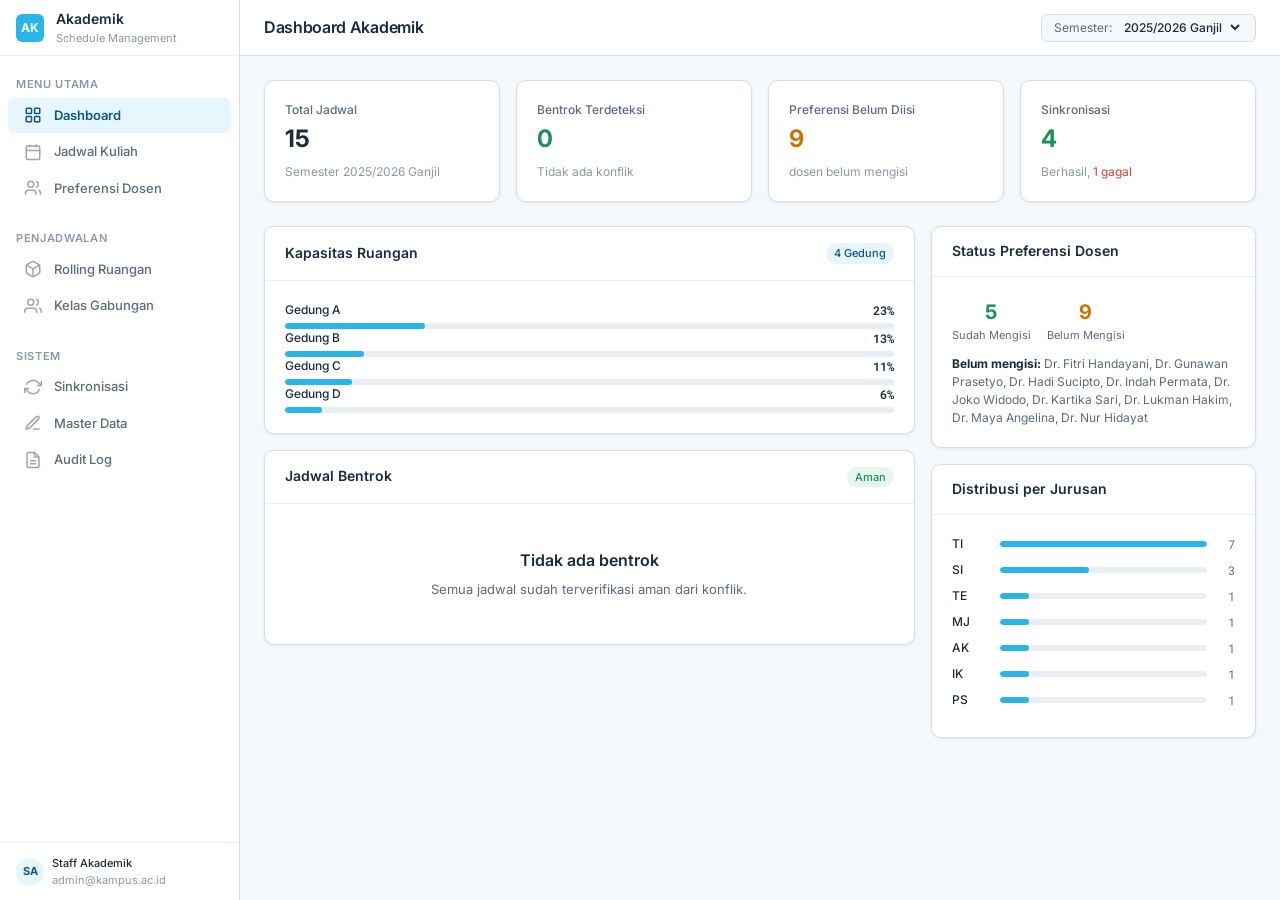
<file: prototype/index.html>
<!DOCTYPE html>
<html lang="id">
<head>
  <meta charset="UTF-8">
  <meta name="viewport" content="width=device-width, initial-scale=1.0">
  <title>Sistem Manajemen Jadwal Akademik</title>

  <!-- Fonts -->
  <link rel="preconnect" href="https://fonts.googleapis.com">
  <link rel="preconnect" href="https://fonts.gstatic.com" crossorigin>
  <link href="https://fonts.googleapis.com/css2?family=Inter:wght@400;500;600;700&family=Roboto+Mono:wght@400;500&display=swap" rel="stylesheet">

  <!-- Styles -->
  <link rel="stylesheet" href="css/variables.css">
  <link rel="stylesheet" href="css/base.css">
  <link rel="stylesheet" href="css/components.css">
  <link rel="stylesheet" href="css/pages.css">
</head>
<body>
  <div class="app-layout">
    <!-- Sidebar -->
    <aside class="sidebar">
      <div class="sidebar-brand">
        <div class="sidebar-brand-icon">AK</div>
        <div>
          <div class="sidebar-brand-text">Akademik</div>
          <span class="sidebar-brand-sub">Schedule Management</span>
        </div>
      </div>

      <nav class="sidebar-nav">
        <div class="sidebar-section-label">Menu Utama</div>
        <a href="#" class="sidebar-link active" data-page="dashboard">
          <svg class="icon" viewBox="0 0 24 24" fill="none" stroke="currentColor" stroke-width="2"><rect x="3" y="3" width="7" height="7" rx="1"/><rect x="14" y="3" width="7" height="7" rx="1"/><rect x="3" y="14" width="7" height="7" rx="1"/><rect x="14" y="14" width="7" height="7" rx="1"/></svg>
          Dashboard
        </a>
        <a href="#" class="sidebar-link" data-page="jadwal">
          <svg class="icon" viewBox="0 0 24 24" fill="none" stroke="currentColor" stroke-width="2"><rect x="3" y="4" width="18" height="18" rx="2"/><line x1="16" y1="2" x2="16" y2="6"/><line x1="8" y1="2" x2="8" y2="6"/><line x1="3" y1="10" x2="21" y2="10"/><line x1="8" y1="14" x2="8" y2="14.01"/><line x1="12" y1="14" x2="12" y2="14.01"/><line x1="16" y1="14" x2="16" y2="14.01"/></svg>
          Jadwal Kuliah
          <span class="badge" id="conflictBadge" style="display:none">0</span>
        </a>
        <a href="#" class="sidebar-link" data-page="preferensi">
          <svg class="icon" viewBox="0 0 24 24" fill="none" stroke="currentColor" stroke-width="2"><path d="M16 21v-2a4 4 0 0 0-4-4H6a4 4 0 0 0-4 4v2"/><circle cx="9" cy="7" r="4"/><path d="M22 21v-2a4 4 0 0 0-3-3.87"/><path d="M16 3.13a4 4 0 0 1 0 7.75"/></svg>
          Preferensi Dosen
        </a>

        <div class="sidebar-section-label" style="margin-top: var(--space-3)">Penjadwalan</div>
        <a href="#" class="sidebar-link" data-page="rolling">
          <svg class="icon" viewBox="0 0 24 24" fill="none" stroke="currentColor" stroke-width="2"><path d="M21 16V8a2 2 0 0 0-1-1.73l-7-4a2 2 0 0 0-2 0l-7 4A2 2 0 0 0 3 8v8a2 2 0 0 0 1 1.73l7 4a2 2 0 0 0 2 0l7-4A2 2 0 0 0 21 16z"/><polyline points="3.27 6.96 12 12.01 20.73 6.96"/><line x1="12" y1="22.08" x2="12" y2="12"/></svg>
          Rolling Ruangan
        </a>
        <a href="#" class="sidebar-link" data-page="gabungan">
          <svg class="icon" viewBox="0 0 24 24" fill="none" stroke="currentColor" stroke-width="2"><path d="M17 21v-2a4 4 0 0 0-4-4H5a4 4 0 0 0-4 4v2"/><circle cx="9" cy="7" r="4"/><path d="M23 21v-2a4 4 0 0 0-3-3.87"/><path d="M16 3.13a4 4 0 0 1 0 7.75"/></svg>
          Kelas Gabungan
        </a>

        <div class="sidebar-section-label" style="margin-top: var(--space-3)">Sistem</div>
        <a href="#" class="sidebar-link" data-page="sinkronisasi">
          <svg class="icon" viewBox="0 0 24 24" fill="none" stroke="currentColor" stroke-width="2"><polyline points="23 4 23 10 17 10"/><polyline points="1 20 1 14 7 14"/><path d="M3.51 9a9 9 0 0 1 14.85-3.36L23 10M1 14l4.64 4.36A9 9 0 0 0 20.49 15"/></svg>
          Sinkronisasi
        </a>
        <a href="#" class="sidebar-link" data-page="master">
          <svg class="icon" viewBox="0 0 24 24" fill="none" stroke="currentColor" stroke-width="2"><path d="M12 20h9"/><path d="M16.5 3.5a2.121 2.121 0 0 1 3 3L7 19l-4 1 1-4L16.5 3.5z"/></svg>
          Master Data
        </a>
        <a href="#" class="sidebar-link" data-page="audit">
          <svg class="icon" viewBox="0 0 24 24" fill="none" stroke="currentColor" stroke-width="2"><path d="M14 2H6a2 2 0 0 0-2 2v16a2 2 0 0 0 2 2h12a2 2 0 0 0 2-2V8z"/><polyline points="14 2 14 8 20 8"/><line x1="16" y1="13" x2="8" y2="13"/><line x1="16" y1="17" x2="8" y2="17"/></svg>
          Audit Log
        </a>
      </nav>

      <div class="sidebar-footer">
        <div class="sidebar-user">
          <div class="sidebar-avatar">SA</div>
          <div>
            <div style="font-weight: var(--weight-medium); color: var(--color-ink)">Staff Akademik</div>
            <div style="font-size: var(--text-xs); color: var(--color-ink-subdued)">admin@kampus.ac.id</div>
          </div>
        </div>
      </div>
    </aside>

    <!-- Main Content -->
    <div class="main-content">
      <!-- Top Header -->
      <header class="top-header">
        <div class="top-header-left">
          <h1 class="top-header-title" id="pageTitle">Dashboard Akademik</h1>
        </div>
        <div class="top-header-right">
          <div class="semester-selector">
            <span>Semester:</span>
            <select>
              <option>2025/2026 Ganjil</option>
              <option>2025/2026 Genap</option>
              <option>2024/2025 Ganjil</option>
            </select>
          </div>
        </div>
      </header>

      <!-- Page Content -->
      <main class="page-content" id="pageContent">
        <!-- Content rendered by JS -->
      </main>
    </div>
  </div>

  <!-- Toast Container -->
  <div class="toast-container" id="toastContainer"></div>

  <!-- Scripts -->
  <script src="js/data.js"></script>
  <script src="js/app.js"></script>
  <script src="js/dashboard.js"></script>
  <script src="js/jadwal.js"></script>
  <script src="js/preferensi.js"></script>
  <script src="js/rolling.js"></script>
  <script src="js/gabungan.js"></script>
  <script src="js/sinkronisasi.js"></script>
  <script src="js/master.js"></script>
  <script src="js/audit.js"></script>
</body>
</html>
</file>
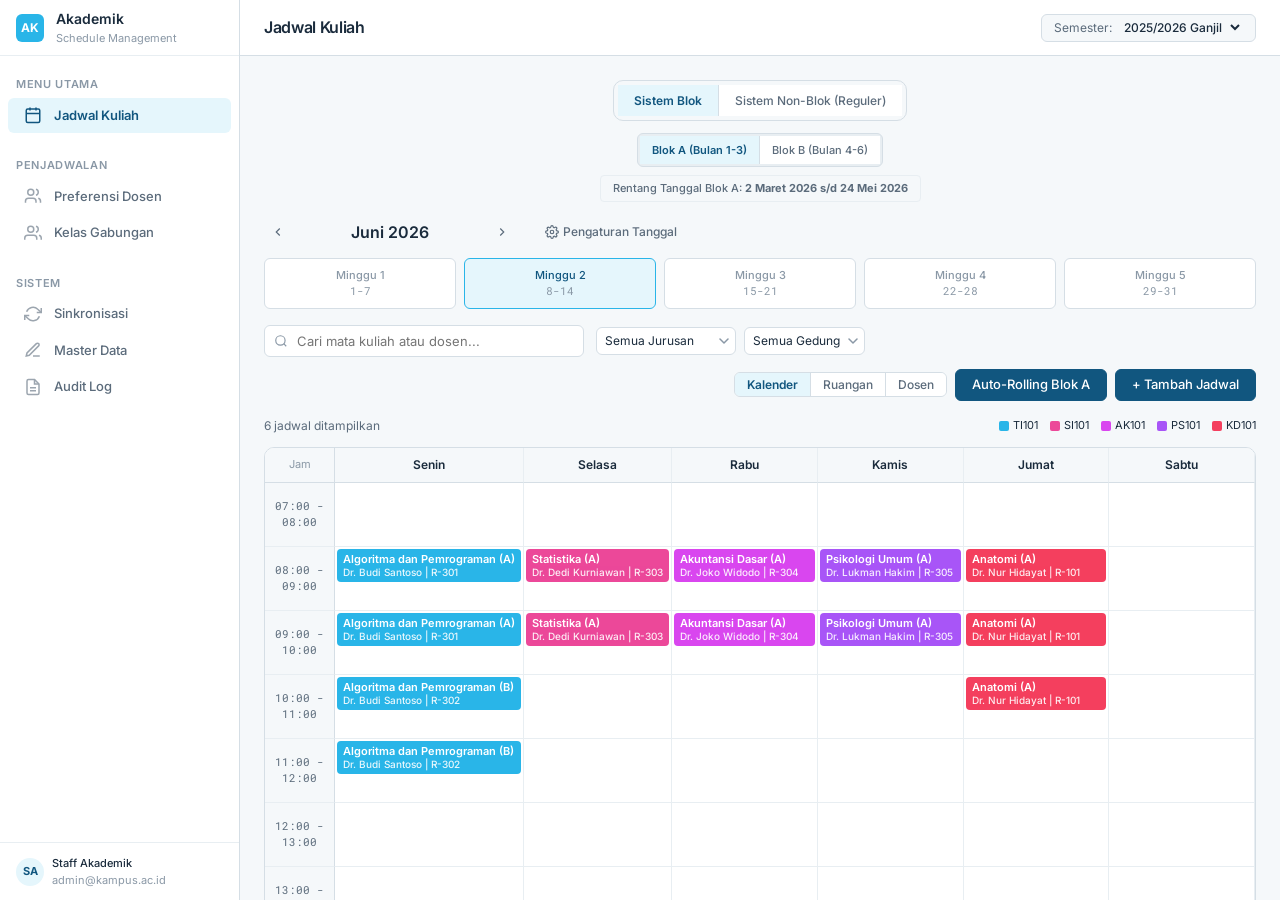
<file: prototype_v2/index.html>
<!DOCTYPE html>
<html lang="id">
<head>
  <meta charset="UTF-8">
  <meta name="viewport" content="width=device-width, initial-scale=1.0">
  <title>Sistem Manajemen Jadwal Akademik</title>

  <!-- Fonts -->
  <link rel="preconnect" href="https://fonts.googleapis.com">
  <link rel="preconnect" href="https://fonts.gstatic.com" crossorigin>
  <link href="https://fonts.googleapis.com/css2?family=Inter:wght@400;500;600;700&family=Roboto+Mono:wght@400;500&display=swap" rel="stylesheet">

  <!-- Styles -->
  <link rel="stylesheet" href="css/variables.css">
  <link rel="stylesheet" href="css/base.css">
  <link rel="stylesheet" href="css/components.css">
  <link rel="stylesheet" href="css/pages.css">
</head>
<body>
  <div class="app-layout">
    <!-- Sidebar -->
    <aside class="sidebar">
      <div class="sidebar-brand">
        <div class="sidebar-brand-icon">AK</div>
        <div>
          <div class="sidebar-brand-text">Akademik</div>
          <span class="sidebar-brand-sub">Schedule Management</span>
        </div>
      </div>

      <nav class="sidebar-nav">
        <div class="sidebar-section-label">Menu Utama</div>
        <a href="#" class="sidebar-link active" data-page="jadwal">
          <svg class="icon" viewBox="0 0 24 24" fill="none" stroke="currentColor" stroke-width="2"><rect x="3" y="4" width="18" height="18" rx="2"/><line x1="16" y1="2" x2="16" y2="6"/><line x1="8" y1="2" x2="8" y2="6"/><line x1="3" y1="10" x2="21" y2="10"/><line x1="8" y1="14" x2="8" y2="14.01"/><line x1="12" y1="14" x2="12" y2="14.01"/><line x1="16" y1="14" x2="16" y2="14.01"/></svg>
          Jadwal Kuliah
          <span class="badge" id="conflictBadge" style="display:none">0</span>
        </a>

        <div class="sidebar-section-label" style="margin-top: var(--space-3)">Penjadwalan</div>
        <a href="#" class="sidebar-link" data-page="preferensi">
          <svg class="icon" viewBox="0 0 24 24" fill="none" stroke="currentColor" stroke-width="2"><path d="M16 21v-2a4 4 0 0 0-4-4H6a4 4 0 0 0-4 4v2"/><circle cx="9" cy="7" r="4"/><path d="M22 21v-2a4 4 0 0 0-3-3.87"/><path d="M16 3.13a4 4 0 0 1 0 7.75"/></svg>
          Preferensi Dosen
        </a>

        <a href="#" class="sidebar-link" data-page="gabungan">
          <svg class="icon" viewBox="0 0 24 24" fill="none" stroke="currentColor" stroke-width="2"><path d="M17 21v-2a4 4 0 0 0-4-4H5a4 4 0 0 0-4 4v2"/><circle cx="9" cy="7" r="4"/><path d="M23 21v-2a4 4 0 0 0-3-3.87"/><path d="M16 3.13a4 4 0 0 1 0 7.75"/></svg>
          Kelas Gabungan
        </a>

        <div class="sidebar-section-label" style="margin-top: var(--space-3)">Sistem</div>
        <a href="#" class="sidebar-link" data-page="sinkronisasi">
          <svg class="icon" viewBox="0 0 24 24" fill="none" stroke="currentColor" stroke-width="2"><polyline points="23 4 23 10 17 10"/><polyline points="1 20 1 14 7 14"/><path d="M3.51 9a9 9 0 0 1 14.85-3.36L23 10M1 14l4.64 4.36A9 9 0 0 0 20.49 15"/></svg>
          Sinkronisasi
        </a>
        <a href="#" class="sidebar-link" data-page="master">
          <svg class="icon" viewBox="0 0 24 24" fill="none" stroke="currentColor" stroke-width="2"><path d="M12 20h9"/><path d="M16.5 3.5a2.121 2.121 0 0 1 3 3L7 19l-4 1 1-4L16.5 3.5z"/></svg>
          Master Data
        </a>
        <a href="#" class="sidebar-link" data-page="audit">
          <svg class="icon" viewBox="0 0 24 24" fill="none" stroke="currentColor" stroke-width="2"><path d="M14 2H6a2 2 0 0 0-2 2v16a2 2 0 0 0 2 2h12a2 2 0 0 0 2-2V8z"/><polyline points="14 2 14 8 20 8"/><line x1="16" y1="13" x2="8" y2="13"/><line x1="16" y1="17" x2="8" y2="17"/></svg>
          Audit Log
        </a>
      </nav>

      <div class="sidebar-footer">
        <div class="sidebar-user">
          <div class="sidebar-avatar">SA</div>
          <div>
            <div style="font-weight: var(--weight-medium); color: var(--color-ink)">Staff Akademik</div>
            <div style="font-size: var(--text-xs); color: var(--color-ink-subdued)">admin@kampus.ac.id</div>
          </div>
        </div>
      </div>
    </aside>

    <!-- Main Content -->
    <div class="main-content">
      <!-- Top Header -->
      <header class="top-header">
        <div class="top-header-left">
          <h1 class="top-header-title" id="pageTitle">Jadwal Kuliah</h1>
        </div>
        <div class="top-header-right">
          <div class="semester-selector">
            <span>Semester:</span>
            <select id="globalSemesterSelect">
            </select>
          </div>
        </div>
      </header>

      <!-- Page Content -->
      <main class="page-content" id="pageContent">
        <!-- Content rendered by JS -->
      </main>
    </div>
  </div>

  <!-- Toast Container -->
  <div class="toast-container" id="toastContainer"></div>

  <!-- Scripts -->
  <script src="js/data.js"></script>
  <script src="js/app.js"></script>
  <script src="js/dashboard.js"></script>
  <script src="js/jadwal.js"></script>
  <script src="js/preferensi.js"></script>
  <script src="js/rolling.js"></script>
  <script src="js/gabungan.js"></script>
  <script src="js/sinkronisasi.js"></script>
  <script src="js/master.js"></script>
  <script src="js/audit.js"></script>
</body>
</html>
</file>
<file: prototype/css/variables.css>
/* ============================================
   Design Tokens - Snowflake Design System
   Academic Schedule Management System
   ============================================ */

:root {
  /* ---- Brand Colors ---- */
  --color-primary: #29B5E8;
  --color-primary-hover: #1E9BCB;
  --color-primary-deep: #11567F;
  --color-primary-subtle: #E5F6FC;
  --color-on-primary: #FFFFFF;

  /* ---- Surfaces ---- */
  --color-canvas: #FFFFFF;
  --color-surface-1: #F5F8FA;
  --color-surface-2: #E8EEF2;
  --color-border: #D5DEE5;
  --color-border-subtle: #E8EEF2;

  /* ---- Text ---- */
  --color-ink: #1A2B3C;
  --color-ink-muted: #5B6B7B;
  --color-ink-subdued: #8A98A6;
  --color-mono-ink: #11567F;

  /* ---- Semantic ---- */
  --color-success: #1E8E5A;
  --color-success-bg: #E8F5EE;
  --color-warning: #C77700;
  --color-warning-bg: #FFF3E0;
  --color-error: #D6402C;
  --color-error-bg: #FDECEA;

  /* ---- Typography ---- */
  --font-sans: 'Inter', -apple-system, BlinkMacSystemFont, 'Helvetica Neue', sans-serif;
  --font-mono: 'Roboto Mono', SFMono-Regular, Menlo, Consolas, monospace;

  --text-xs: 11px;
  --text-sm: 12px;
  --text-base: 13px;
  --text-md: 14px;
  --text-lg: 16px;
  --text-xl: 18px;
  --text-2xl: 20px;
  --text-3xl: 24px;
  --text-4xl: 32px;

  --weight-regular: 400;
  --weight-medium: 500;
  --weight-semibold: 600;
  --weight-bold: 700;

  --leading-tight: 1.2;
  --leading-normal: 1.5;
  --leading-relaxed: 1.6;

  /* ---- Spacing (8px base) ---- */
  --space-1: 4px;
  --space-2: 8px;
  --space-3: 12px;
  --space-4: 16px;
  --space-5: 20px;
  --space-6: 24px;
  --space-8: 32px;
  --space-10: 40px;
  --space-14: 56px;
  --space-20: 80px;

  /* ---- Radius ---- */
  --radius-sm: 4px;
  --radius-md: 6px;
  --radius-lg: 10px;
  --radius-pill: 9999px;

  /* ---- Shadows ---- */
  --shadow-card: 0 1px 3px rgba(26, 43, 60, 0.08);
  --shadow-elevated: 0 4px 16px rgba(26, 43, 60, 0.12);
  --shadow-modal: 0 8px 32px rgba(26, 43, 60, 0.20);

  /* ---- Motion ---- */
  --duration-fast: 100ms;
  --duration-base: 200ms;
  --easing: cubic-bezier(0.4, 0, 0.2, 1);

  /* ---- Layout ---- */
  --sidebar-width: 240px;
  --sidebar-collapsed: 56px;
  --header-height: 56px;
  --content-max-width: 1400px;

  /* ---- Jurusan Colors (Calendar & Rolling) ---- */
  --color-jurusan-ti: #29B5E8;
  --color-jurusan-si: #1E8E5A;
  --color-jurusan-te: #C77700;
  --color-jurusan-ts: #8B5CF6;
  --color-jurusan-mj: #D6402C;
  --color-jurusan-ak: #0EA5E9;
  --color-jurusan-ik: #F59E0B;
  --color-jurusan-ps: #EC4899;
  --color-jurusan-hk: #6366F1;
  --color-jurusan-kd: #14B8A6;
}
</file>
<file: prototype/css/base.css>
/* ============================================
   Base Styles - Reset, Typography, Layout
   ============================================ */

*, *::before, *::after {
  box-sizing: border-box;
  margin: 0;
  padding: 0;
}

html {
  font-size: 14px;
  -webkit-font-smoothing: antialiased;
  -moz-osx-font-smoothing: grayscale;
}

body {
  font-family: var(--font-sans);
  font-size: var(--text-md);
  font-weight: var(--weight-regular);
  line-height: var(--leading-normal);
  color: var(--color-ink);
  background: var(--color-surface-1);
  overflow: hidden;
  height: 100vh;
}

/* ---- Typography ---- */
h1, h2, h3, h4, h5, h6 {
  font-weight: var(--weight-semibold);
  line-height: var(--leading-tight);
  color: var(--color-ink);
}

h1 { font-size: var(--text-3xl); letter-spacing: -0.02em; }
h2 { font-size: var(--text-2xl); }
h3 { font-size: var(--text-lg); }
h4 { font-size: var(--text-md); }

p { color: var(--color-ink-muted); }

small { font-size: var(--text-sm); }

code, .mono {
  font-family: var(--font-mono);
  font-size: var(--text-base);
  color: var(--color-mono-ink);
}

a {
  color: var(--color-primary);
  text-decoration: none;
  transition: color var(--duration-fast) var(--easing);
}

a:hover { color: var(--color-primary-hover); }

/* ---- App Layout ---- */
.app-layout {
  display: flex;
  height: 100vh;
  overflow: hidden;
}

/* ---- Sidebar ---- */
.sidebar {
  width: var(--sidebar-width);
  min-width: var(--sidebar-width);
  background: var(--color-canvas);
  border-right: 1px solid var(--color-border);
  display: flex;
  flex-direction: column;
  overflow-y: auto;
  z-index: 20;
}

.sidebar-brand {
  padding: var(--space-4) var(--space-4);
  border-bottom: 1px solid var(--color-border-subtle);
  display: flex;
  align-items: center;
  gap: var(--space-3);
  height: var(--header-height);
}

.sidebar-brand-icon {
  width: 28px;
  height: 28px;
  background: var(--color-primary);
  border-radius: var(--radius-md);
  display: flex;
  align-items: center;
  justify-content: center;
  color: var(--color-on-primary);
  font-weight: var(--weight-bold);
  font-size: var(--text-sm);
}

.sidebar-brand-text {
  font-size: var(--text-md);
  font-weight: var(--weight-semibold);
  color: var(--color-ink);
}

.sidebar-brand-sub {
  font-size: var(--text-xs);
  color: var(--color-ink-subdued);
  display: block;
  margin-top: 1px;
}

.sidebar-nav {
  flex: 1;
  padding: var(--space-2) 0;
}

.sidebar-section-label {
  padding: var(--space-3) var(--space-4) var(--space-1);
  font-size: var(--text-xs);
  font-weight: var(--weight-semibold);
  color: var(--color-ink-subdued);
  text-transform: uppercase;
  letter-spacing: 0.06em;
}

.sidebar-link {
  display: flex;
  align-items: center;
  gap: var(--space-3);
  padding: var(--space-2) var(--space-4);
  margin: 1px var(--space-2);
  border-radius: var(--radius-md);
  font-size: var(--text-base);
  font-weight: var(--weight-medium);
  color: var(--color-ink-muted);
  cursor: pointer;
  transition: all var(--duration-fast) var(--easing);
  user-select: none;
  text-decoration: none;
}

.sidebar-link:hover {
  background: var(--color-surface-1);
  color: var(--color-ink);
}

.sidebar-link.active {
  background: var(--color-primary-subtle);
  color: var(--color-primary-deep);
  font-weight: var(--weight-semibold);
}

.sidebar-link .icon {
  width: 18px;
  height: 18px;
  opacity: 0.6;
  flex-shrink: 0;
}

.sidebar-link.active .icon {
  opacity: 1;
}

.sidebar-link .badge {
  margin-left: auto;
  background: var(--color-error);
  color: var(--color-on-primary);
  font-size: 10px;
  font-weight: var(--weight-bold);
  padding: 1px 6px;
  border-radius: var(--radius-pill);
  min-width: 18px;
  text-align: center;
}

.sidebar-footer {
  padding: var(--space-3) var(--space-4);
  border-top: 1px solid var(--color-border-subtle);
  font-size: var(--text-xs);
  color: var(--color-ink-subdued);
}

.sidebar-user {
  display: flex;
  align-items: center;
  gap: var(--space-2);
}

.sidebar-avatar {
  width: 28px;
  height: 28px;
  border-radius: var(--radius-pill);
  background: var(--color-primary-subtle);
  color: var(--color-primary-deep);
  display: flex;
  align-items: center;
  justify-content: center;
  font-size: var(--text-xs);
  font-weight: var(--weight-bold);
}

/* ---- Main Content ---- */
.main-content {
  flex: 1;
  display: flex;
  flex-direction: column;
  overflow: hidden;
  min-width: 0;
}

/* ---- Top Header ---- */
.top-header {
  height: var(--header-height);
  min-height: var(--header-height);
  background: var(--color-canvas);
  border-bottom: 1px solid var(--color-border);
  display: flex;
  align-items: center;
  justify-content: space-between;
  padding: 0 var(--space-6);
  gap: var(--space-4);
}

.top-header-left {
  display: flex;
  align-items: center;
  gap: var(--space-3);
}

.top-header-title {
  font-size: var(--text-lg);
  font-weight: var(--weight-semibold);
}

.top-header-right {
  display: flex;
  align-items: center;
  gap: var(--space-3);
}

.semester-selector {
  display: flex;
  align-items: center;
  gap: var(--space-2);
  padding: var(--space-1) var(--space-3);
  background: var(--color-surface-1);
  border: 1px solid var(--color-border);
  border-radius: var(--radius-md);
  font-size: var(--text-sm);
  color: var(--color-ink-muted);
  cursor: pointer;
}

.semester-selector select {
  border: none;
  background: transparent;
  font-family: var(--font-sans);
  font-size: var(--text-sm);
  color: var(--color-ink);
  font-weight: var(--weight-medium);
  cursor: pointer;
  outline: none;
}

/* ---- Page Content ---- */
.page-content {
  flex: 1;
  overflow-y: auto;
  padding: var(--space-6);
}

.page-content-inner {
  max-width: var(--content-max-width);
  margin: 0 auto;
}

/* ---- Scrollbar ---- */
::-webkit-scrollbar {
  width: 6px;
  height: 6px;
}

::-webkit-scrollbar-track {
  background: transparent;
}

::-webkit-scrollbar-thumb {
  background: var(--color-border);
  border-radius: var(--radius-pill);
}

::-webkit-scrollbar-thumb:hover {
  background: var(--color-ink-subdued);
}

/* ---- Utilities ---- */
.sr-only {
  position: absolute;
  width: 1px;
  height: 1px;
  padding: 0;
  margin: -1px;
  overflow: hidden;
  clip: rect(0, 0, 0, 0);
  white-space: nowrap;
  border: 0;
}

.flex { display: flex; }
.flex-col { flex-direction: column; }
.items-center { align-items: center; }
.justify-between { justify-content: space-between; }
.gap-1 { gap: var(--space-1); }
.gap-2 { gap: var(--space-2); }
.gap-3 { gap: var(--space-3); }
.gap-4 { gap: var(--space-4); }
.gap-6 { gap: var(--space-6); }
.w-full { width: 100%; }
.text-right { text-align: right; }
.text-center { text-align: center; }
.mt-2 { margin-top: var(--space-2); }
.mt-4 { margin-top: var(--space-4); }
.mt-6 { margin-top: var(--space-6); }
.mb-2 { margin-bottom: var(--space-2); }
.mb-4 { margin-bottom: var(--space-4); }
.mb-6 { margin-bottom: var(--space-6); }
.hidden { display: none !important; }
.truncate { overflow: hidden; text-overflow: ellipsis; white-space: nowrap; }
</file>
<file: prototype/css/components.css>
/* ============================================
   Components - Buttons, Cards, Forms, Tables,
   Modals, Badges, Alerts, Tabs
   ============================================ */

/* ---- Buttons ---- */
.btn {
  display: inline-flex;
  align-items: center;
  justify-content: center;
  gap: var(--space-2);
  padding: var(--space-2) var(--space-4);
  font-family: var(--font-sans);
  font-size: var(--text-base);
  font-weight: var(--weight-medium);
  line-height: 1;
  border: 1px solid transparent;
  border-radius: var(--radius-md);
  cursor: pointer;
  transition: all var(--duration-fast) var(--easing);
  white-space: nowrap;
  user-select: none;
  height: 32px;
}

.btn:active {
  transform: translateY(1px);
}

.btn-primary {
  background: var(--color-primary-deep);
  color: var(--color-on-primary);
  border-color: var(--color-primary-deep);
}

.btn-primary:hover {
  background: var(--color-primary-hover);
  border-color: var(--color-primary-hover);
}

.btn-secondary {
  background: var(--color-canvas);
  color: var(--color-ink);
  border-color: var(--color-border);
}

.btn-secondary:hover {
  background: var(--color-surface-1);
  border-color: var(--color-ink-subdued);
}

.btn-ghost {
  background: transparent;
  color: var(--color-ink-muted);
  border-color: transparent;
}

.btn-ghost:hover {
  background: var(--color-surface-1);
  color: var(--color-ink);
}

.btn-danger {
  background: var(--color-error);
  color: var(--color-on-primary);
  border-color: var(--color-error);
}

.btn-danger:hover {
  background: #c13624;
}

.btn-sm {
  height: 28px;
  padding: var(--space-1) var(--space-3);
  font-size: var(--text-sm);
}

.btn-icon {
  width: 32px;
  padding: 0;
}

.btn-icon.btn-sm {
  width: 28px;
}

/* ---- Cards ---- */
.card {
  background: var(--color-canvas);
  border: 1px solid var(--color-border);
  border-radius: var(--radius-lg);
  box-shadow: var(--shadow-card);
}

.card-header {
  padding: var(--space-4) var(--space-5);
  border-bottom: 1px solid var(--color-border-subtle);
  display: flex;
  align-items: center;
  justify-content: space-between;
  gap: var(--space-3);
}

.card-header h3 {
  font-size: var(--text-md);
  font-weight: var(--weight-semibold);
}

.card-body {
  padding: var(--space-5);
}

.card-footer {
  padding: var(--space-3) var(--space-5);
  border-top: 1px solid var(--color-border-subtle);
  display: flex;
  align-items: center;
  justify-content: flex-end;
  gap: var(--space-2);
}

/* ---- Stat Cards ---- */
.stat-card {
  background: var(--color-canvas);
  border: 1px solid var(--color-border);
  border-radius: var(--radius-lg);
  padding: var(--space-5);
  box-shadow: var(--shadow-card);
}

.stat-card-label {
  font-size: var(--text-sm);
  color: var(--color-ink-muted);
  font-weight: var(--weight-medium);
  margin-bottom: var(--space-2);
}

.stat-card-value {
  font-size: var(--text-3xl);
  font-weight: var(--weight-bold);
  color: var(--color-ink);
  line-height: 1;
}

.stat-card-footer {
  margin-top: var(--space-3);
  font-size: var(--text-sm);
  color: var(--color-ink-subdued);
}

.stat-card-footer a {
  font-weight: var(--weight-medium);
}

/* ---- Forms ---- */
.form-group {
  display: flex;
  flex-direction: column;
  gap: var(--space-1);
}

.form-label {
  font-size: var(--text-sm);
  font-weight: var(--weight-medium);
  color: var(--color-ink);
}

.form-label .required {
  color: var(--color-error);
  margin-left: 2px;
}

.form-input,
.form-select,
.form-textarea {
  height: 32px;
  padding: 0 var(--space-3);
  font-family: var(--font-sans);
  font-size: var(--text-base);
  color: var(--color-ink);
  background: var(--color-canvas);
  border: 1px solid var(--color-border);
  border-radius: var(--radius-md);
  outline: none;
  transition: border-color var(--duration-fast) var(--easing);
}

.form-input:focus,
.form-select:focus,
.form-textarea:focus {
  border-color: var(--color-primary);
  box-shadow: 0 0 0 2px var(--color-primary-subtle);
}

.form-input::placeholder {
  color: var(--color-ink-subdued);
}

.form-select {
  appearance: none;
  background-image: url("data:image/svg+xml,%3Csvg width='10' height='6' viewBox='0 0 10 6' fill='none' xmlns='http://www.w3.org/2000/svg'%3E%3Cpath d='M1 1L5 5L9 1' stroke='%238A98A6' stroke-width='1.5' stroke-linecap='round' stroke-linejoin='round'/%3E%3C/svg%3E");
  background-repeat: no-repeat;
  background-position: right 10px center;
  padding-right: 28px;
  cursor: pointer;
}

.form-textarea {
  height: auto;
  min-height: 80px;
  padding: var(--space-2) var(--space-3);
  resize: vertical;
}

.form-hint {
  font-size: var(--text-xs);
  color: var(--color-ink-subdued);
}

.form-error {
  font-size: var(--text-xs);
  color: var(--color-error);
}

.form-input.error,
.form-select.error {
  border-color: var(--color-error);
}

.form-input.error:focus,
.form-select.error:focus {
  box-shadow: 0 0 0 2px var(--color-error-bg);
}

.form-row {
  display: grid;
  grid-template-columns: 1fr 1fr;
  gap: var(--space-4);
}

.form-actions {
  display: flex;
  justify-content: flex-end;
  gap: var(--space-2);
  margin-top: var(--space-4);
}

/* ---- Checkbox / Radio ---- */
.form-check {
  display: flex;
  align-items: center;
  gap: var(--space-2);
  cursor: pointer;
  font-size: var(--text-base);
}

.form-check input[type="checkbox"],
.form-check input[type="radio"] {
  width: 16px;
  height: 16px;
  accent-color: var(--color-primary);
  cursor: pointer;
}

/* ---- Tables ---- */
.table-container {
  overflow-x: auto;
  border: 1px solid var(--color-border);
  border-radius: var(--radius-lg);
  background: var(--color-canvas);
}

table {
  width: 100%;
  border-collapse: collapse;
  font-size: var(--text-base);
}

thead {
  background: var(--color-surface-1);
  border-bottom: 1px solid var(--color-border);
}

th {
  padding: var(--space-2) var(--space-4);
  text-align: left;
  font-weight: var(--weight-semibold);
  font-size: var(--text-sm);
  color: var(--color-ink-muted);
  white-space: nowrap;
}

td {
  padding: var(--space-2) var(--space-4);
  border-bottom: 1px solid var(--color-border-subtle);
  vertical-align: middle;
}

tr:last-child td {
  border-bottom: none;
}

tr:hover td {
  background: var(--color-surface-1);
}

.table-actions {
  display: flex;
  gap: var(--space-1);
}

/* ---- Badges / Pills ---- */
.badge {
  display: inline-flex;
  align-items: center;
  gap: var(--space-1);
  padding: 2px 8px;
  font-size: var(--text-xs);
  font-weight: var(--weight-medium);
  border-radius: var(--radius-pill);
  white-space: nowrap;
}

.badge-success {
  background: var(--color-success-bg);
  color: var(--color-success);
}

.badge-warning {
  background: var(--color-warning-bg);
  color: var(--color-warning);
}

.badge-error {
  background: var(--color-error-bg);
  color: var(--color-error);
}

.badge-info {
  background: var(--color-primary-subtle);
  color: var(--color-primary-deep);
}

.badge-neutral {
  background: var(--color-surface-2);
  color: var(--color-ink-muted);
}

/* ---- Alerts ---- */
.alert {
  display: flex;
  align-items: flex-start;
  gap: var(--space-3);
  padding: var(--space-3) var(--space-4);
  border-radius: var(--radius-md);
  font-size: var(--text-base);
  border: 1px solid;
}

.alert-error {
  background: var(--color-error-bg);
  border-color: var(--color-error);
  color: var(--color-error);
}

.alert-warning {
  background: var(--color-warning-bg);
  border-color: var(--color-warning);
  color: var(--color-warning);
}

.alert-success {
  background: var(--color-success-bg);
  border-color: var(--color-success);
  color: var(--color-success);
}

.alert-info {
  background: var(--color-primary-subtle);
  border-color: var(--color-primary);
  color: var(--color-primary-deep);
}

.alert-icon {
  flex-shrink: 0;
  width: 18px;
  height: 18px;
  margin-top: 1px;
}

/* ---- Modal ---- */
.modal-overlay {
  position: fixed;
  inset: 0;
  background: rgba(26, 43, 60, 0.4);
  display: flex;
  align-items: center;
  justify-content: center;
  z-index: 100;
  opacity: 0;
  visibility: hidden;
  transition: all var(--duration-base) var(--easing);
}

.modal-overlay.active {
  opacity: 1;
  visibility: visible;
}

.modal {
  background: var(--color-canvas);
  border-radius: var(--radius-lg);
  box-shadow: var(--shadow-modal);
  width: 90%;
  max-width: 560px;
  max-height: 85vh;
  display: flex;
  flex-direction: column;
  transform: translateY(8px);
  transition: transform var(--duration-base) var(--easing);
}

.modal-overlay.active .modal {
  transform: translateY(0);
}

.modal-header {
  padding: var(--space-4) var(--space-5);
  border-bottom: 1px solid var(--color-border-subtle);
  display: flex;
  align-items: center;
  justify-content: space-between;
}

.modal-header h3 {
  font-size: var(--text-lg);
  font-weight: var(--weight-semibold);
}

.modal-close {
  width: 28px;
  height: 28px;
  display: flex;
  align-items: center;
  justify-content: center;
  border: none;
  background: transparent;
  color: var(--color-ink-subdued);
  cursor: pointer;
  border-radius: var(--radius-sm);
  font-size: var(--text-lg);
  transition: all var(--duration-fast) var(--easing);
}

.modal-close:hover {
  background: var(--color-surface-1);
  color: var(--color-ink);
}

.modal-body {
  padding: var(--space-5);
  overflow-y: auto;
  flex: 1;
}

.modal-body .form-group + .form-group {
  margin-top: var(--space-4);
}

.modal-footer {
  padding: var(--space-3) var(--space-5);
  border-top: 1px solid var(--color-border-subtle);
  display: flex;
  justify-content: flex-end;
  gap: var(--space-2);
}

.modal-wide {
  max-width: 720px;
}

/* ---- Tabs ---- */
.tabs {
  display: flex;
  border-bottom: 1px solid var(--color-border);
  gap: 0;
  margin-bottom: var(--space-5);
}

.tab {
  padding: var(--space-2) var(--space-4);
  font-size: var(--text-base);
  font-weight: var(--weight-medium);
  color: var(--color-ink-muted);
  cursor: pointer;
  border-bottom: 2px solid transparent;
  transition: all var(--duration-fast) var(--easing);
  user-select: none;
  background: none;
  border-top: none;
  border-left: none;
  border-right: none;
  font-family: var(--font-sans);
}

.tab:hover {
  color: var(--color-ink);
}

.tab.active {
  color: var(--color-primary-deep);
  border-bottom-color: var(--color-primary);
  font-weight: var(--weight-semibold);
}

.tab-content {
  display: none;
}

.tab-content.active {
  display: block;
}

/* ---- Toolbar / Filter Bar ---- */
.toolbar {
  display: flex;
  align-items: center;
  gap: var(--space-3);
  flex-wrap: wrap;
}

.toolbar-search {
  position: relative;
  flex: 1;
  min-width: 200px;
  max-width: 320px;
}

.toolbar-search input {
  width: 100%;
  height: 32px;
  padding: 0 var(--space-3) 0 32px;
  font-family: var(--font-sans);
  font-size: var(--text-base);
  color: var(--color-ink);
  background: var(--color-canvas);
  border: 1px solid var(--color-border);
  border-radius: var(--radius-md);
  outline: none;
  transition: border-color var(--duration-fast) var(--easing);
}

.toolbar-search input:focus {
  border-color: var(--color-primary);
  box-shadow: 0 0 0 2px var(--color-primary-subtle);
}

.toolbar-search .search-icon {
  position: absolute;
  left: 10px;
  top: 50%;
  transform: translateY(-50%);
  color: var(--color-ink-subdued);
  pointer-events: none;
}

.toolbar-divider {
  width: 1px;
  height: 24px;
  background: var(--color-border);
}

/* ---- View Toggle ---- */
.view-toggle {
  display: flex;
  border: 1px solid var(--color-border);
  border-radius: var(--radius-md);
  overflow: hidden;
}

.view-toggle-btn {
  padding: var(--space-1) var(--space-3);
  font-family: var(--font-sans);
  font-size: var(--text-sm);
  font-weight: var(--weight-medium);
  color: var(--color-ink-muted);
  background: var(--color-canvas);
  border: none;
  cursor: pointer;
  transition: all var(--duration-fast) var(--easing);
  border-right: 1px solid var(--color-border);
}

.view-toggle-btn:last-child {
  border-right: none;
}

.view-toggle-btn:hover {
  background: var(--color-surface-1);
}

.view-toggle-btn.active {
  background: var(--color-primary-subtle);
  color: var(--color-primary-deep);
  font-weight: var(--weight-semibold);
}

/* ---- Progress Bar ---- */
.progress-bar {
  height: 8px;
  background: var(--color-surface-2);
  border-radius: var(--radius-pill);
  overflow: hidden;
}

.progress-bar-fill {
  height: 100%;
  border-radius: var(--radius-pill);
  background: var(--color-primary);
  transition: width var(--duration-base) var(--easing);
}

.progress-bar-fill.warning {
  background: var(--color-warning);
}

.progress-bar-fill.error {
  background: var(--color-error);
}

/* ---- Empty State ---- */
.empty-state {
  display: flex;
  flex-direction: column;
  align-items: center;
  justify-content: center;
  padding: var(--space-14) var(--space-6);
  text-align: center;
}

.empty-state-icon {
  width: 48px;
  height: 48px;
  color: var(--color-ink-subdued);
  margin-bottom: var(--space-4);
  opacity: 0.5;
}

.empty-state-title {
  font-size: var(--text-lg);
  font-weight: var(--weight-semibold);
  color: var(--color-ink);
  margin-bottom: var(--space-2);
}

.empty-state-desc {
  font-size: var(--text-base);
  color: var(--color-ink-muted);
  max-width: 360px;
}

/* ---- Toast / Notification ---- */
.toast-container {
  position: fixed;
  top: var(--space-4);
  right: var(--space-4);
  z-index: 200;
  display: flex;
  flex-direction: column;
  gap: var(--space-2);
}

.toast {
  display: flex;
  align-items: center;
  gap: var(--space-3);
  padding: var(--space-3) var(--space-4);
  background: var(--color-canvas);
  border: 1px solid var(--color-border);
  border-radius: var(--radius-md);
  box-shadow: var(--shadow-elevated);
  font-size: var(--text-base);
  min-width: 280px;
  max-width: 400px;
  animation: toast-in var(--duration-base) var(--easing);
}

.toast-success { border-left: 3px solid var(--color-success); }
.toast-error { border-left: 3px solid var(--color-error); }
.toast-warning { border-left: 3px solid var(--color-warning); }

@keyframes toast-in {
  from { opacity: 0; transform: translateX(16px); }
  to { opacity: 1; transform: translateX(0); }
}

/* ---- Checkbox Group (multi-select) ---- */
.checkbox-group {
  display: flex;
  flex-wrap: wrap;
  gap: var(--space-2);
}

.checkbox-pill {
  display: inline-flex;
  align-items: center;
  gap: var(--space-1);
  padding: var(--space-1) var(--space-3);
  border: 1px solid var(--color-border);
  border-radius: var(--radius-pill);
  font-size: var(--text-sm);
  cursor: pointer;
  transition: all var(--duration-fast) var(--easing);
  user-select: none;
}

.checkbox-pill:hover {
  border-color: var(--color-primary);
}

.checkbox-pill.selected {
  background: var(--color-primary-subtle);
  border-color: var(--color-primary);
  color: var(--color-primary-deep);
  font-weight: var(--weight-medium);
}

.checkbox-pill input {
  display: none;
}

/* ---- Time Slot Input ---- */
.time-slot {
  display: flex;
  align-items: center;
  gap: var(--space-2);
}

.time-slot input[type="time"] {
  height: 28px;
  padding: 0 var(--space-2);
  font-family: var(--font-sans);
  font-size: var(--text-sm);
  border: 1px solid var(--color-border);
  border-radius: var(--radius-sm);
  outline: none;
  color: var(--color-ink);
}

.time-slot input[type="time"]:focus {
  border-color: var(--color-primary);
}

.time-slot-sep {
  color: var(--color-ink-subdued);
  font-size: var(--text-sm);
}

/* ---- Pagination ---- */
.pagination {
  display: flex;
  align-items: center;
  justify-content: space-between;
  padding: var(--space-3) 0;
  font-size: var(--text-sm);
  color: var(--color-ink-muted);
}

.pagination-info {
  font-size: var(--text-sm);
  color: var(--color-ink-subdued);
}

.pagination-btns {
  display: flex;
  gap: var(--space-1);
}

.pagination-btn {
  width: 28px;
  height: 28px;
  display: flex;
  align-items: center;
  justify-content: center;
  border: 1px solid var(--color-border);
  border-radius: var(--radius-sm);
  background: var(--color-canvas);
  color: var(--color-ink-muted);
  font-size: var(--text-sm);
  cursor: pointer;
  transition: all var(--duration-fast) var(--easing);
}

.pagination-btn:hover {
  background: var(--color-surface-1);
  border-color: var(--color-ink-subdued);
}

.pagination-btn.active {
  background: var(--color-primary-subtle);
  border-color: var(--color-primary);
  color: var(--color-primary-deep);
  font-weight: var(--weight-semibold);
}

/* ---- Capacity Bar ---- */
.capacity-bar {
  display: flex;
  align-items: center;
  gap: var(--space-2);
}

.capacity-bar-track {
  flex: 1;
  height: 6px;
  background: var(--color-surface-2);
  border-radius: var(--radius-pill);
  overflow: hidden;
}

.capacity-bar-fill {
  height: 100%;
  border-radius: var(--radius-pill);
  transition: width var(--duration-base) var(--easing);
}

.capacity-bar-label {
  font-size: var(--text-xs);
  font-weight: var(--weight-medium);
  color: var(--color-ink-muted);
  min-width: 36px;
  text-align: right;
}
</file>
<file: prototype/css/pages.css>
/* ============================================
   Page-Specific Styles
   ============================================ */

/* ---- Dashboard ---- */
.dashboard-stats {
  display: grid;
  grid-template-columns: repeat(4, 1fr);
  gap: var(--space-4);
  margin-bottom: var(--space-6);
}

.dashboard-grid {
  display: grid;
  grid-template-columns: 2fr 1fr;
  gap: var(--space-4);
}

.capacity-list {
  display: flex;
  flex-direction: column;
  gap: var(--space-3);
}

.capacity-item {
  display: flex;
  flex-direction: column;
  gap: var(--space-1);
}

.capacity-item-header {
  display: flex;
  justify-content: space-between;
  font-size: var(--text-sm);
}

.capacity-item-name {
  font-weight: var(--weight-medium);
  color: var(--color-ink);
}

.capacity-item-pct {
  font-family: var(--font-mono);
  font-size: var(--text-sm);
  font-weight: var(--weight-semibold);
}

.conflict-list {
  display: flex;
  flex-direction: column;
  gap: var(--space-2);
}

.conflict-item {
  display: flex;
  align-items: flex-start;
  gap: var(--space-2);
  padding: var(--space-2) var(--space-3);
  background: var(--color-error-bg);
  border-radius: var(--radius-md);
  font-size: var(--text-sm);
  border: 1px solid rgba(214, 64, 44, 0.15);
}

.conflict-icon {
  color: var(--color-error);
  flex-shrink: 0;
  margin-top: 1px;
}

.preference-status {
  display: flex;
  flex-direction: column;
  gap: var(--space-3);
}

.preference-summary {
  display: flex;
  gap: var(--space-4);
}

.preference-count {
  text-align: center;
}

.preference-count-num {
  font-size: var(--text-2xl);
  font-weight: var(--weight-bold);
}

.preference-count-label {
  font-size: var(--text-xs);
  color: var(--color-ink-muted);
}

.preference-list {
  font-size: var(--text-sm);
  color: var(--color-ink-muted);
}

.preference-list strong {
  color: var(--color-ink);
}

/* ---- Jadwal Page ---- */
.jadwal-toolbar {
  display: flex;
  align-items: center;
  gap: var(--space-3);
  margin-bottom: var(--space-4);
  flex-wrap: wrap;
}

.jadwal-filters {
  display: flex;
  gap: var(--space-2);
  flex-wrap: wrap;
  align-items: center;
}

.filter-select {
  height: 28px;
  padding: 0 24px 0 var(--space-2);
  font-family: var(--font-sans);
  font-size: var(--text-sm);
  color: var(--color-ink);
  background: var(--color-canvas);
  border: 1px solid var(--color-border);
  border-radius: var(--radius-md);
  appearance: none;
  background-image: url("data:image/svg+xml,%3Csvg width='10' height='6' viewBox='0 0 10 6' fill='none' xmlns='http://www.w3.org/2000/svg'%3E%3Cpath d='M1 1L5 5L9 1' stroke='%238A98A6' stroke-width='1.5' stroke-linecap='round' stroke-linejoin='round'/%3E%3C/svg%3E");
  background-repeat: no-repeat;
  background-position: right 6px center;
  cursor: pointer;
  outline: none;
}

.filter-select:focus {
  border-color: var(--color-primary);
}

/* ---- Room View ---- */
.room-group {
  margin-bottom: var(--space-4);
}

.room-group-header {
  display: flex;
  align-items: center;
  justify-content: space-between;
  padding: var(--space-2) var(--space-4);
  background: var(--color-surface-1);
  border: 1px solid var(--color-border);
  border-radius: var(--radius-md) var(--radius-md) 0 0;
  border-bottom: none;
}

.room-group-title {
  font-size: var(--text-base);
  font-weight: var(--weight-semibold);
  color: var(--color-ink);
}

.room-group-meta {
  font-size: var(--text-sm);
  color: var(--color-ink-muted);
}

.room-group-empty {
  padding: var(--space-6) var(--space-4);
  text-align: center;
  color: var(--color-ink-subdued);
  font-size: var(--text-sm);
  border: 1px solid var(--color-border);
  border-top: none;
  border-radius: 0 0 var(--radius-md) var(--radius-md);
  background: var(--color-canvas);
}

/* ---- Preferensi Page ---- */
.pref-card {
  background: var(--color-canvas);
  border: 1px solid var(--color-border);
  border-radius: var(--radius-lg);
  box-shadow: var(--shadow-card);
  max-width: 640px;
}

.pref-day-row {
  display: flex;
  align-items: flex-start;
  gap: var(--space-3);
  padding: var(--space-3) 0;
  border-bottom: 1px solid var(--color-border-subtle);
}

.pref-day-row:last-child {
  border-bottom: none;
}

.pref-day-check {
  width: 80px;
  flex-shrink: 0;
  padding-top: 4px;
}

.pref-day-name {
  font-weight: var(--weight-medium);
  font-size: var(--text-base);
  color: var(--color-ink);
}

.pref-day-slots {
  flex: 1;
  display: flex;
  flex-direction: column;
  gap: var(--space-2);
}

.pref-slot-row {
  display: flex;
  align-items: center;
  gap: var(--space-2);
}

.pref-add-slot {
  font-size: var(--text-sm);
  color: var(--color-primary);
  cursor: pointer;
  font-weight: var(--weight-medium);
  display: inline-flex;
  align-items: center;
  gap: var(--space-1);
  margin-top: var(--space-1);
  background: none;
  border: none;
  font-family: var(--font-sans);
}

.pref-add-slot:hover {
  color: var(--color-primary-hover);
}

.pref-status-bar {
  display: flex;
  align-items: center;
  gap: var(--space-3);
  padding: var(--space-3) var(--space-5);
  background: var(--color-surface-1);
  border-top: 1px solid var(--color-border-subtle);
  border-radius: 0 0 var(--radius-lg) var(--radius-lg);
  font-size: var(--text-sm);
}

/* ---- Rolling Page ---- */
.rolling-controls {
  display: flex;
  align-items: center;
  gap: var(--space-3);
  margin-bottom: var(--space-5);
}

.rolling-summary {
  display: flex;
  gap: var(--space-4);
  padding: var(--space-3) var(--space-4);
  background: var(--color-surface-1);
  border-radius: var(--radius-md);
  margin-bottom: var(--space-4);
  font-size: var(--text-sm);
}

.rolling-summary-item {
  display: flex;
  align-items: center;
  gap: var(--space-2);
}

.rolling-summary-num {
  font-family: var(--font-mono);
  font-weight: var(--weight-bold);
  font-size: var(--text-lg);
}

/* ---- Export Page ---- */
.export-options {
  display: flex;
  flex-direction: column;
  gap: var(--space-5);
  max-width: 480px;
}

.export-section-title {
  font-size: var(--text-sm);
  font-weight: var(--weight-semibold);
  color: var(--color-ink);
  margin-bottom: var(--space-2);
}

.export-radio-group {
  display: flex;
  flex-direction: column;
  gap: var(--space-2);
}

.export-radio {
  display: flex;
  align-items: center;
  gap: var(--space-2);
  padding: var(--space-2) var(--space-3);
  border: 1px solid var(--color-border);
  border-radius: var(--radius-md);
  cursor: pointer;
  transition: all var(--duration-fast) var(--easing);
}

.export-radio:hover {
  border-color: var(--color-primary);
}

.export-radio.selected {
  border-color: var(--color-primary);
  background: var(--color-primary-subtle);
}

.export-radio input {
  accent-color: var(--color-primary);
}

.export-radio-label {
  font-size: var(--text-base);
  font-weight: var(--weight-medium);
}

.export-radio-desc {
  font-size: var(--text-xs);
  color: var(--color-ink-muted);
}

.export-note {
  font-size: var(--text-sm);
  color: var(--color-ink-muted);
  padding: var(--space-3);
  background: var(--color-surface-1);
  border-radius: var(--radius-md);
  line-height: var(--leading-relaxed);
}

/* ---- Sinkronisasi Page ---- */
.sync-overview {
  display: grid;
  grid-template-columns: repeat(3, 1fr);
  gap: var(--space-4);
  margin-bottom: var(--space-6);
}

.sync-info-item {
  display: flex;
  flex-direction: column;
  gap: var(--space-1);
}

.sync-info-label {
  font-size: var(--text-xs);
  color: var(--color-ink-subdued);
  font-weight: var(--weight-medium);
}

.sync-info-value {
  font-size: var(--text-md);
  font-weight: var(--weight-semibold);
  color: var(--color-ink);
}

/* ---- Master Data ---- */
.master-tabs {
  margin-bottom: var(--space-4);
}

.master-header {
  display: flex;
  align-items: center;
  justify-content: space-between;
  margin-bottom: var(--space-4);
}

/* ---- Audit Log ---- */
.audit-filter-bar {
  display: flex;
  gap: var(--space-3);
  margin-bottom: var(--space-4);
  flex-wrap: wrap;
}

.audit-detail-row {
  font-size: var(--text-sm);
  color: var(--color-ink-muted);
  padding: var(--space-2) var(--space-4);
  background: var(--color-surface-1);
}

.audit-change {
  display: flex;
  gap: var(--space-2);
  font-size: var(--text-sm);
  margin-top: var(--space-1);
}

.audit-change-field {
  font-weight: var(--weight-medium);
  color: var(--color-ink);
}

.audit-change-old {
  color: var(--color-error);
  text-decoration: line-through;
}

.audit-change-new {
  color: var(--color-success);
}

/* ---- Calendar Grid (Jadwal Kalender View) ---- */
.calendar-grid {
  display: grid;
  grid-template-columns: 70px repeat(6, 1fr);
  border: 1px solid var(--color-border);
  border-radius: var(--radius-lg);
  background: var(--color-canvas);
  overflow: hidden;
}

.calendar-header {
  background: var(--color-surface-1);
  padding: var(--space-2) var(--space-3);
  font-size: var(--text-sm);
  font-weight: var(--weight-semibold);
  color: var(--color-ink);
  text-align: center;
  border-bottom: 1px solid var(--color-border);
  border-right: 1px solid var(--color-border-subtle);
}

.calendar-time-header {
  background: var(--color-surface-1);
  padding: var(--space-2);
  font-size: var(--text-xs);
  color: var(--color-ink-subdued);
  text-align: center;
  border-bottom: 1px solid var(--color-border);
  border-right: 1px solid var(--color-border);
}

.calendar-time-label {
  padding: var(--space-2) var(--space-2);
  font-size: var(--text-xs);
  font-family: var(--font-mono);
  color: var(--color-ink-muted);
  text-align: center;
  border-right: 1px solid var(--color-border);
  background: var(--color-surface-1);
  display: flex;
  align-items: center;
  justify-content: center;
  min-height: 64px;
  border-bottom: 1px solid var(--color-border-subtle);
}

.calendar-cell {
  min-height: 64px;
  padding: 2px;
  border-right: 1px solid var(--color-border-subtle);
  border-bottom: 1px solid var(--color-border-subtle);
  position: relative;
  cursor: pointer;
  transition: background var(--duration-fast) var(--easing);
}

.calendar-cell:hover {
  background: var(--color-surface-1);
}

.calendar-cell:last-child {
  border-right: none;
}

.calendar-event {
  padding: 3px 6px;
  border-radius: var(--radius-sm);
  font-size: 11px;
  line-height: 1.3;
  color: #fff;
  font-weight: var(--weight-medium);
  margin-bottom: 2px;
  overflow: hidden;
  cursor: pointer;
  transition: opacity var(--duration-fast) var(--easing);
  position: relative;
}

.calendar-event:hover {
  opacity: 0.85;
}

.calendar-event:hover .calendar-event-delete {
  opacity: 1;
}

.calendar-event-delete {
  position: absolute;
  top: 2px;
  right: 2px;
  width: 16px;
  height: 16px;
  display: flex;
  align-items: center;
  justify-content: center;
  background: rgba(0, 0, 0, 0.3);
  color: #fff;
  border: none;
  border-radius: 3px;
  font-size: 12px;
  line-height: 1;
  cursor: pointer;
  opacity: 0;
  transition: opacity var(--duration-fast) var(--easing), background var(--duration-fast) var(--easing);
  padding: 0;
}

.calendar-event-delete:hover {
  background: var(--color-error);
  opacity: 1;
}

.calendar-event-title {
  font-weight: var(--weight-semibold);
  white-space: nowrap;
  overflow: hidden;
  text-overflow: ellipsis;
}

.calendar-event-meta {
  font-size: 10px;
  opacity: 0.9;
  white-space: nowrap;
  overflow: hidden;
  text-overflow: ellipsis;
}

.calendar-day-header {
  background: var(--color-surface-1);
  padding: var(--space-2) var(--space-3);
  font-size: var(--text-sm);
  font-weight: var(--weight-semibold);
  color: var(--color-ink);
  text-align: center;
  border-bottom: 1px solid var(--color-border);
  border-right: 1px solid var(--color-border-subtle);
}

.calendar-day-header:last-child {
  border-right: none;
}

/* ---- Rolling Calendar (Weekly Grid) ---- */
.rolling-calendar {
  display: grid;
  grid-template-columns: 70px repeat(6, 1fr);
  border: 1px solid var(--color-border);
  border-radius: var(--radius-lg);
  background: var(--color-canvas);
  overflow: hidden;
}

.rolling-cell {
  min-height: 56px;
  padding: 3px;
  border-right: 1px solid var(--color-border-subtle);
  border-bottom: 1px solid var(--color-border-subtle);
  font-size: 11px;
}

.rolling-cell:last-child {
  border-right: none;
}

.rolling-event {
  padding: 2px 5px;
  border-radius: var(--radius-sm);
  font-size: 10px;
  line-height: 1.3;
  color: #fff;
  margin-bottom: 2px;
  font-weight: var(--weight-medium);
}

.rolling-event-title {
  font-weight: var(--weight-semibold);
  white-space: nowrap;
  overflow: hidden;
  text-overflow: ellipsis;
}

.rolling-event-meta {
  font-size: 9px;
  opacity: 0.9;
}

.rolling-week-selector {
  display: flex;
  align-items: center;
  gap: var(--space-3);
  margin-bottom: var(--space-4);
}

.rolling-week-nav {
  display: flex;
  align-items: center;
  gap: var(--space-2);
}

/* ---- Master Data Card Layout ---- */
.master-card-grid {
  display: grid;
  grid-template-columns: repeat(auto-fill, minmax(280px, 1fr));
  gap: var(--space-3);
}

.master-card {
  background: var(--color-canvas);
  border: 1px solid var(--color-border);
  border-radius: var(--radius-lg);
  padding: var(--space-4);
  transition: all var(--duration-fast) var(--easing);
  cursor: default;
}

.master-card:hover {
  border-color: var(--color-primary);
  box-shadow: var(--shadow-card);
}

.master-card-code {
  font-family: var(--font-mono);
  font-size: var(--text-xs);
  font-weight: var(--weight-semibold);
  color: var(--color-primary-deep);
  background: var(--color-primary-subtle);
  padding: 2px 6px;
  border-radius: var(--radius-sm);
  display: inline-block;
  margin-bottom: var(--space-2);
}

.master-card-name {
  font-size: var(--text-md);
  font-weight: var(--weight-semibold);
  color: var(--color-ink);
  margin-bottom: var(--space-1);
}

.master-card-info {
  font-size: var(--text-sm);
  color: var(--color-ink-muted);
  margin-bottom: var(--space-2);
}

.master-card-meta {
  display: flex;
  gap: var(--space-2);
  flex-wrap: wrap;
}

.master-card-tag {
  font-size: var(--text-xs);
  padding: 2px 8px;
  border-radius: var(--radius-pill);
  background: var(--color-surface-2);
  color: var(--color-ink-muted);
  font-weight: var(--weight-medium);
}

.master-card-actions {
  display: flex;
  gap: var(--space-1);
  margin-top: var(--space-3);
  padding-top: var(--space-3);
  border-top: 1px solid var(--color-border-subtle);
}

.master-search-bar {
  display: flex;
  gap: var(--space-3);
  margin-bottom: var(--space-4);
  align-items: center;
}

.master-search-bar input {
  flex: 1;
  max-width: 360px;
}

/* ---- Preference Conflict (War) Styles ---- */
.pref-conflict-banner {
  padding: var(--space-3) var(--space-4);
  background: var(--color-error-bg);
  border: 1px solid var(--color-error);
  border-radius: var(--radius-md);
  margin-bottom: var(--space-4);
  display: flex;
  align-items: flex-start;
  gap: var(--space-3);
}

.pref-conflict-icon {
  color: var(--color-error);
  flex-shrink: 0;
  font-weight: var(--weight-bold);
  font-size: var(--text-lg);
  line-height: 1;
}

.pref-conflict-title {
  font-size: var(--text-md);
  font-weight: var(--weight-semibold);
  color: var(--color-error);
  margin-bottom: var(--space-1);
}

.pref-conflict-list {
  display: flex;
  flex-direction: column;
  gap: var(--space-2);
}

.pref-conflict-item {
  display: flex;
  align-items: center;
  gap: var(--space-2);
  padding: var(--space-2) var(--space-3);
  background: rgba(214, 64, 44, 0.06);
  border-radius: var(--radius-md);
  font-size: var(--text-sm);
}

.pref-conflict-slot {
  font-family: var(--font-mono);
  font-weight: var(--weight-semibold);
  color: var(--color-error);
  min-width: 140px;
}

.pref-conflict-dosen {
  display: flex;
  gap: var(--space-1);
  flex-wrap: wrap;
}

.pref-conflict-badge {
  display: inline-flex;
  align-items: center;
  gap: 4px;
  padding: 2px 8px;
  border-radius: var(--radius-pill);
  font-size: var(--text-xs);
  font-weight: var(--weight-medium);
  color: #fff;
}

.pref-war-cell {
  background: var(--color-error-bg) !important;
  border: 2px solid var(--color-error) !important;
}

.pref-grid {
  display: grid;
  grid-template-columns: 70px repeat(6, 1fr);
  border: 1px solid var(--color-border);
  border-radius: var(--radius-lg);
  background: var(--color-canvas);
  overflow: hidden;
  margin-bottom: var(--space-4);
}

.pref-grid-header {
  background: var(--color-surface-1);
  padding: var(--space-2) var(--space-3);
  font-size: var(--text-sm);
  font-weight: var(--weight-semibold);
  color: var(--color-ink);
  text-align: center;
  border-bottom: 1px solid var(--color-border);
  border-right: 1px solid var(--color-border-subtle);
}

.pref-grid-time {
  padding: var(--space-2);
  font-size: var(--text-xs);
  font-family: var(--font-mono);
  color: var(--color-ink-muted);
  text-align: center;
  border-right: 1px solid var(--color-border);
  background: var(--color-surface-1);
  display: flex;
  align-items: center;
  justify-content: center;
  min-height: 44px;
  border-bottom: 1px solid var(--color-border-subtle);
}

.pref-grid-cell {
  min-height: 44px;
  padding: 3px;
  border-right: 1px solid var(--color-border-subtle);
  border-bottom: 1px solid var(--color-border-subtle);
  display: flex;
  flex-wrap: wrap;
  gap: 2px;
  align-items: flex-start;
  align-content: flex-start;
}

.pref-grid-cell:last-child {
  border-right: none;
}

.pref-dosen-pill {
  padding: 1px 6px;
  border-radius: var(--radius-sm);
  font-size: 10px;
  font-weight: var(--weight-medium);
  color: #fff;
  white-space: nowrap;
}

/* ---- Gabungan Student Search ---- */
.gabungan-search-wrap {
  position: relative;
}

.gabungan-search-results {
  position: absolute;
  top: calc(100% + 4px);
  left: 0;
  right: 0;
  background: var(--color-canvas);
  border: 1px solid var(--color-primary);
  border-radius: var(--radius-md);
  box-shadow: var(--shadow-elevated);
  max-height: 240px;
  overflow-y: auto;
  z-index: 10;
  display: none;
}

.gabungan-search-results.active {
  display: block;
}

.gabungan-search-item {
  padding: var(--space-2) var(--space-3);
  font-size: var(--text-sm);
  cursor: pointer;
  display: flex;
  align-items: center;
  justify-content: space-between;
  transition: background var(--duration-fast) var(--easing);
}

.gabungan-search-item:hover {
  background: var(--color-surface-1);
}

.gabungan-search-item-name {
  font-weight: var(--weight-medium);
  color: var(--color-ink);
}

.gabungan-search-item-meta {
  font-size: var(--text-xs);
  color: var(--color-ink-muted);
  display: flex;
  align-items: center;
  gap: var(--space-2);
}

.gabungan-selected-list {
  display: flex;
  flex-direction: column;
  gap: var(--space-2);
  margin-top: var(--space-3);
}

.gabungan-selected-item {
  display: flex;
  align-items: center;
  justify-content: space-between;
  padding: var(--space-2) var(--space-3);
  background: var(--color-surface-1);
  border: 1px solid var(--color-border-subtle);
  border-radius: var(--radius-md);
  font-size: var(--text-sm);
}

.gabungan-selected-info {
  display: flex;
  align-items: center;
  gap: var(--space-2);
}

.gabungan-selected-remove {
  color: var(--color-error);
  cursor: pointer;
  font-size: var(--text-sm);
  background: none;
  border: none;
  font-family: var(--font-sans);
  font-weight: var(--weight-medium);
  padding: 2px 6px;
  border-radius: var(--radius-sm);
}

.gabungan-selected-remove:hover {
  background: var(--color-error-bg);
}

.gabungan-summary {
  padding: var(--space-3) var(--space-4);
  background: var(--color-surface-1);
  border-radius: var(--radius-md);
  border: 1px solid var(--color-border-subtle);
  margin-top: var(--space-3);
}

.gabungan-summary-row {
  display: flex;
  align-items: center;
  gap: var(--space-2);
  margin-bottom: var(--space-1);
  font-size: var(--text-sm);
}

.gabungan-summary-label {
  color: var(--color-ink-muted);
  min-width: 140px;
}

.gabungan-summary-value {
  font-weight: var(--weight-semibold);
  color: var(--color-ink);
}

/* ---- Responsive ---- */
@media (max-width: 1024px) {
  .dashboard-stats {
    grid-template-columns: repeat(2, 1fr);
  }

  .dashboard-grid {
    grid-template-columns: 1fr;
  }

  .sync-overview {
    grid-template-columns: 1fr;
  }

  .calendar-grid,
  .rolling-calendar,
  .pref-grid {
    font-size: var(--text-xs);
  }

  .master-card-grid {
    grid-template-columns: 1fr;
  }
}

@media (max-width: 768px) {
  .sidebar {
    display: none;
  }

  .dashboard-stats {
    grid-template-columns: 1fr;
  }

  .form-row {
    grid-template-columns: 1fr;
  }

  .jadwal-toolbar {
    flex-direction: column;
    align-items: stretch;
  }

  .toolbar-search {
    max-width: none;
  }

  .calendar-grid,
  .rolling-calendar,
  .pref-grid {
    overflow-x: auto;
    display: block;
  }

  .master-search-bar {
    flex-direction: column;
    align-items: stretch;
  }

  .master-search-bar input {
    max-width: none;
  }
}
</file>
<file: prototype_v2/css/variables.css>
/* ============================================
   Design Tokens - Snowflake Design System
   Academic Schedule Management System
   ============================================ */

:root {
  /* ---- Brand Colors ---- */
  --color-primary: #29B5E8;
  --color-primary-hover: #1E9BCB;
  --color-primary-deep: #11567F;
  --color-primary-subtle: #E5F6FC;
  --color-on-primary: #FFFFFF;

  /* ---- Surfaces ---- */
  --color-canvas: #FFFFFF;
  --color-surface-1: #F5F8FA;
  --color-surface-2: #E8EEF2;
  --color-border: #D5DEE5;
  --color-border-subtle: #E8EEF2;

  /* ---- Text ---- */
  --color-ink: #1A2B3C;
  --color-ink-muted: #5B6B7B;
  --color-ink-subdued: #8A98A6;
  --color-mono-ink: #11567F;

  /* ---- Semantic ---- */
  --color-success: #1E8E5A;
  --color-success-bg: #E8F5EE;
  --color-warning: #C77700;
  --color-warning-bg: #FFF3E0;
  --color-error: #D6402C;
  --color-error-bg: #FDECEA;

  /* ---- Typography ---- */
  --font-sans: 'Inter', -apple-system, BlinkMacSystemFont, 'Helvetica Neue', sans-serif;
  --font-mono: 'Roboto Mono', SFMono-Regular, Menlo, Consolas, monospace;

  --text-xs: 11px;
  --text-sm: 12px;
  --text-base: 13px;
  --text-md: 14px;
  --text-lg: 16px;
  --text-xl: 18px;
  --text-2xl: 20px;
  --text-3xl: 24px;
  --text-4xl: 32px;

  --weight-regular: 400;
  --weight-medium: 500;
  --weight-semibold: 600;
  --weight-bold: 700;

  --leading-tight: 1.2;
  --leading-normal: 1.5;
  --leading-relaxed: 1.6;

  /* ---- Spacing (8px base) ---- */
  --space-1: 4px;
  --space-2: 8px;
  --space-3: 12px;
  --space-4: 16px;
  --space-5: 20px;
  --space-6: 24px;
  --space-8: 32px;
  --space-10: 40px;
  --space-14: 56px;
  --space-20: 80px;

  /* ---- Radius ---- */
  --radius-sm: 4px;
  --radius-md: 6px;
  --radius-lg: 10px;
  --radius-pill: 9999px;

  /* ---- Shadows ---- */
  --shadow-card: 0 1px 3px rgba(26, 43, 60, 0.08);
  --shadow-elevated: 0 4px 16px rgba(26, 43, 60, 0.12);
  --shadow-modal: 0 8px 32px rgba(26, 43, 60, 0.20);

  /* ---- Motion ---- */
  --duration-fast: 100ms;
  --duration-base: 200ms;
  --easing: cubic-bezier(0.4, 0, 0.2, 1);

  /* ---- Layout ---- */
  --sidebar-width: 240px;
  --sidebar-collapsed: 56px;
  --header-height: 56px;
  --content-max-width: 1400px;

  /* ---- Jurusan Colors (Calendar & Rolling) ---- */
  --color-jurusan-ti: #29B5E8;
  --color-jurusan-si: #1E8E5A;
  --color-jurusan-te: #C77700;
  --color-jurusan-ts: #8B5CF6;
  --color-jurusan-mj: #D6402C;
  --color-jurusan-ak: #0EA5E9;
  --color-jurusan-ik: #F59E0B;
  --color-jurusan-ps: #EC4899;
  --color-jurusan-hk: #6366F1;
  --color-jurusan-kd: #14B8A6;
}
</file>
<file: prototype_v2/css/base.css>
/* ============================================
   Base Styles - Reset, Typography, Layout
   ============================================ */

*, *::before, *::after {
  box-sizing: border-box;
  margin: 0;
  padding: 0;
}

html {
  font-size: 14px;
  -webkit-font-smoothing: antialiased;
  -moz-osx-font-smoothing: grayscale;
}

body {
  font-family: var(--font-sans);
  font-size: var(--text-md);
  font-weight: var(--weight-regular);
  line-height: var(--leading-normal);
  color: var(--color-ink);
  background: var(--color-surface-1);
  overflow: hidden;
  height: 100vh;
}

/* ---- Typography ---- */
h1, h2, h3, h4, h5, h6 {
  font-weight: var(--weight-semibold);
  line-height: var(--leading-tight);
  color: var(--color-ink);
}

h1 { font-size: var(--text-3xl); letter-spacing: -0.02em; }
h2 { font-size: var(--text-2xl); }
h3 { font-size: var(--text-lg); }
h4 { font-size: var(--text-md); }

p { color: var(--color-ink-muted); }

small { font-size: var(--text-sm); }

code, .mono {
  font-family: var(--font-mono);
  font-size: var(--text-base);
  color: var(--color-mono-ink);
}

a {
  color: var(--color-primary);
  text-decoration: none;
  transition: color var(--duration-fast) var(--easing);
}

a:hover { color: var(--color-primary-hover); }

/* ---- App Layout ---- */
.app-layout {
  display: flex;
  height: 100vh;
  overflow: hidden;
}

/* ---- Sidebar ---- */
.sidebar {
  width: var(--sidebar-width);
  min-width: var(--sidebar-width);
  background: var(--color-canvas);
  border-right: 1px solid var(--color-border);
  display: flex;
  flex-direction: column;
  overflow-y: auto;
  z-index: 20;
}

.sidebar-brand {
  padding: var(--space-4) var(--space-4);
  border-bottom: 1px solid var(--color-border-subtle);
  display: flex;
  align-items: center;
  gap: var(--space-3);
  height: var(--header-height);
}

.sidebar-brand-icon {
  width: 28px;
  height: 28px;
  background: var(--color-primary);
  border-radius: var(--radius-md);
  display: flex;
  align-items: center;
  justify-content: center;
  color: var(--color-on-primary);
  font-weight: var(--weight-bold);
  font-size: var(--text-sm);
}

.sidebar-brand-text {
  font-size: var(--text-md);
  font-weight: var(--weight-semibold);
  color: var(--color-ink);
}

.sidebar-brand-sub {
  font-size: var(--text-xs);
  color: var(--color-ink-subdued);
  display: block;
  margin-top: 1px;
}

.sidebar-nav {
  flex: 1;
  padding: var(--space-2) 0;
}

.sidebar-section-label {
  padding: var(--space-3) var(--space-4) var(--space-1);
  font-size: var(--text-xs);
  font-weight: var(--weight-semibold);
  color: var(--color-ink-subdued);
  text-transform: uppercase;
  letter-spacing: 0.06em;
}

.sidebar-link {
  display: flex;
  align-items: center;
  gap: var(--space-3);
  padding: var(--space-2) var(--space-4);
  margin: 1px var(--space-2);
  border-radius: var(--radius-md);
  font-size: var(--text-base);
  font-weight: var(--weight-medium);
  color: var(--color-ink-muted);
  cursor: pointer;
  transition: all var(--duration-fast) var(--easing);
  user-select: none;
  text-decoration: none;
}

.sidebar-link:hover {
  background: var(--color-surface-1);
  color: var(--color-ink);
}

.sidebar-link.active {
  background: var(--color-primary-subtle);
  color: var(--color-primary-deep);
  font-weight: var(--weight-semibold);
}

.sidebar-link .icon {
  width: 18px;
  height: 18px;
  opacity: 0.6;
  flex-shrink: 0;
}

.sidebar-link.active .icon {
  opacity: 1;
}

.sidebar-link .badge {
  margin-left: auto;
  background: var(--color-error);
  color: var(--color-on-primary);
  font-size: 10px;
  font-weight: var(--weight-bold);
  padding: 1px 6px;
  border-radius: var(--radius-pill);
  min-width: 18px;
  text-align: center;
}

.sidebar-footer {
  padding: var(--space-3) var(--space-4);
  border-top: 1px solid var(--color-border-subtle);
  font-size: var(--text-xs);
  color: var(--color-ink-subdued);
}

.sidebar-user {
  display: flex;
  align-items: center;
  gap: var(--space-2);
}

.sidebar-avatar {
  width: 28px;
  height: 28px;
  border-radius: var(--radius-pill);
  background: var(--color-primary-subtle);
  color: var(--color-primary-deep);
  display: flex;
  align-items: center;
  justify-content: center;
  font-size: var(--text-xs);
  font-weight: var(--weight-bold);
}

/* ---- Main Content ---- */
.main-content {
  flex: 1;
  display: flex;
  flex-direction: column;
  overflow: hidden;
  min-width: 0;
}

/* ---- Top Header ---- */
.top-header {
  height: var(--header-height);
  min-height: var(--header-height);
  background: var(--color-canvas);
  border-bottom: 1px solid var(--color-border);
  display: flex;
  align-items: center;
  justify-content: space-between;
  padding: 0 var(--space-6);
  gap: var(--space-4);
}

.top-header-left {
  display: flex;
  align-items: center;
  gap: var(--space-3);
}

.top-header-title {
  font-size: var(--text-lg);
  font-weight: var(--weight-semibold);
}

.top-header-right {
  display: flex;
  align-items: center;
  gap: var(--space-3);
}

.semester-selector {
  display: flex;
  align-items: center;
  gap: var(--space-2);
  padding: var(--space-1) var(--space-3);
  background: var(--color-surface-1);
  border: 1px solid var(--color-border);
  border-radius: var(--radius-md);
  font-size: var(--text-sm);
  color: var(--color-ink-muted);
  cursor: pointer;
}

.semester-selector select {
  border: none;
  background: transparent;
  font-family: var(--font-sans);
  font-size: var(--text-sm);
  color: var(--color-ink);
  font-weight: var(--weight-medium);
  cursor: pointer;
  outline: none;
}

/* ---- Page Content ---- */
.page-content {
  flex: 1;
  overflow-y: auto;
  padding: var(--space-6);
}

.page-content-inner {
  max-width: var(--content-max-width);
  margin: 0 auto;
}

/* ---- Scrollbar ---- */
::-webkit-scrollbar {
  width: 6px;
  height: 6px;
}

::-webkit-scrollbar-track {
  background: transparent;
}

::-webkit-scrollbar-thumb {
  background: var(--color-border);
  border-radius: var(--radius-pill);
}

::-webkit-scrollbar-thumb:hover {
  background: var(--color-ink-subdued);
}

/* ---- Utilities ---- */
.sr-only {
  position: absolute;
  width: 1px;
  height: 1px;
  padding: 0;
  margin: -1px;
  overflow: hidden;
  clip: rect(0, 0, 0, 0);
  white-space: nowrap;
  border: 0;
}

.flex { display: flex; }
.flex-col { flex-direction: column; }
.items-center { align-items: center; }
.justify-between { justify-content: space-between; }
.gap-1 { gap: var(--space-1); }
.gap-2 { gap: var(--space-2); }
.gap-3 { gap: var(--space-3); }
.gap-4 { gap: var(--space-4); }
.gap-6 { gap: var(--space-6); }
.w-full { width: 100%; }
.text-right { text-align: right; }
.text-center { text-align: center; }
.mt-2 { margin-top: var(--space-2); }
.mt-4 { margin-top: var(--space-4); }
.mt-6 { margin-top: var(--space-6); }
.mb-2 { margin-bottom: var(--space-2); }
.mb-4 { margin-bottom: var(--space-4); }
.mb-6 { margin-bottom: var(--space-6); }
.hidden { display: none !important; }
.truncate { overflow: hidden; text-overflow: ellipsis; white-space: nowrap; }
</file>
<file: prototype_v2/css/components.css>
/* ============================================
   Components - Buttons, Cards, Forms, Tables,
   Modals, Badges, Alerts, Tabs
   ============================================ */

/* ---- Buttons ---- */
.btn {
  display: inline-flex;
  align-items: center;
  justify-content: center;
  gap: var(--space-2);
  padding: var(--space-2) var(--space-4);
  font-family: var(--font-sans);
  font-size: var(--text-base);
  font-weight: var(--weight-medium);
  line-height: 1;
  border: 1px solid transparent;
  border-radius: var(--radius-md);
  cursor: pointer;
  transition: all var(--duration-fast) var(--easing);
  white-space: nowrap;
  user-select: none;
  height: 32px;
}

.btn:active {
  transform: translateY(1px);
}

.btn-primary {
  background: var(--color-primary-deep);
  color: var(--color-on-primary);
  border-color: var(--color-primary-deep);
}

.btn-primary:hover {
  background: var(--color-primary-hover);
  border-color: var(--color-primary-hover);
}

.btn-secondary {
  background: var(--color-canvas);
  color: var(--color-ink);
  border-color: var(--color-border);
}

.btn-secondary:hover {
  background: var(--color-surface-1);
  border-color: var(--color-ink-subdued);
}

.btn-ghost {
  background: transparent;
  color: var(--color-ink-muted);
  border-color: transparent;
}

.btn-ghost:hover {
  background: var(--color-surface-1);
  color: var(--color-ink);
}

.btn-danger {
  background: var(--color-error);
  color: var(--color-on-primary);
  border-color: var(--color-error);
}

.btn-danger:hover {
  background: #c13624;
}

.btn-sm {
  height: 28px;
  padding: var(--space-1) var(--space-3);
  font-size: var(--text-sm);
}

.btn-icon {
  width: 32px;
  padding: 0;
}

.btn-icon.btn-sm {
  width: 28px;
}

/* ---- Cards ---- */
.card {
  background: var(--color-canvas);
  border: 1px solid var(--color-border);
  border-radius: var(--radius-lg);
  box-shadow: var(--shadow-card);
}

.card-header {
  padding: var(--space-4) var(--space-5);
  border-bottom: 1px solid var(--color-border-subtle);
  display: flex;
  align-items: center;
  justify-content: space-between;
  gap: var(--space-3);
}

.card-header h3 {
  font-size: var(--text-md);
  font-weight: var(--weight-semibold);
}

.card-body {
  padding: var(--space-5);
}

.card-footer {
  padding: var(--space-3) var(--space-5);
  border-top: 1px solid var(--color-border-subtle);
  display: flex;
  align-items: center;
  justify-content: flex-end;
  gap: var(--space-2);
}

/* ---- Stat Cards ---- */
.stat-card {
  background: var(--color-canvas);
  border: 1px solid var(--color-border);
  border-radius: var(--radius-lg);
  padding: var(--space-5);
  box-shadow: var(--shadow-card);
}

.stat-card-label {
  font-size: var(--text-sm);
  color: var(--color-ink-muted);
  font-weight: var(--weight-medium);
  margin-bottom: var(--space-2);
}

.stat-card-value {
  font-size: var(--text-3xl);
  font-weight: var(--weight-bold);
  color: var(--color-ink);
  line-height: 1;
}

.stat-card-footer {
  margin-top: var(--space-3);
  font-size: var(--text-sm);
  color: var(--color-ink-subdued);
}

.stat-card-footer a {
  font-weight: var(--weight-medium);
}

/* ---- Forms ---- */
.form-group {
  display: flex;
  flex-direction: column;
  gap: var(--space-1);
}

.form-label {
  font-size: var(--text-sm);
  font-weight: var(--weight-medium);
  color: var(--color-ink);
}

.form-label .required {
  color: var(--color-error);
  margin-left: 2px;
}

.form-input,
.form-select,
.form-textarea {
  height: 32px;
  padding: 0 var(--space-3);
  font-family: var(--font-sans);
  font-size: var(--text-base);
  color: var(--color-ink);
  background: var(--color-canvas);
  border: 1px solid var(--color-border);
  border-radius: var(--radius-md);
  outline: none;
  transition: border-color var(--duration-fast) var(--easing);
}

.form-input:focus,
.form-select:focus,
.form-textarea:focus {
  border-color: var(--color-primary);
  box-shadow: 0 0 0 2px var(--color-primary-subtle);
}

.form-input::placeholder {
  color: var(--color-ink-subdued);
}

.form-select {
  appearance: none;
  background-image: url("data:image/svg+xml,%3Csvg width='10' height='6' viewBox='0 0 10 6' fill='none' xmlns='http://www.w3.org/2000/svg'%3E%3Cpath d='M1 1L5 5L9 1' stroke='%238A98A6' stroke-width='1.5' stroke-linecap='round' stroke-linejoin='round'/%3E%3C/svg%3E");
  background-repeat: no-repeat;
  background-position: right 10px center;
  padding-right: 28px;
  cursor: pointer;
}

.form-textarea {
  height: auto;
  min-height: 80px;
  padding: var(--space-2) var(--space-3);
  resize: vertical;
}

.form-hint {
  font-size: var(--text-xs);
  color: var(--color-ink-subdued);
}

.form-error {
  font-size: var(--text-xs);
  color: var(--color-error);
}

.form-input.error,
.form-select.error {
  border-color: var(--color-error);
}

.form-input.error:focus,
.form-select.error:focus {
  box-shadow: 0 0 0 2px var(--color-error-bg);
}

.form-row {
  display: grid;
  grid-template-columns: 1fr 1fr;
  gap: var(--space-4);
}

.form-actions {
  display: flex;
  justify-content: flex-end;
  gap: var(--space-2);
  margin-top: var(--space-4);
}

/* ---- Checkbox / Radio ---- */
.form-check {
  display: flex;
  align-items: center;
  gap: var(--space-2);
  cursor: pointer;
  font-size: var(--text-base);
}

.form-check input[type="checkbox"],
.form-check input[type="radio"] {
  width: 16px;
  height: 16px;
  accent-color: var(--color-primary);
  cursor: pointer;
}

/* ---- Tables ---- */
.table-container {
  overflow-x: auto;
  border: 1px solid var(--color-border);
  border-radius: var(--radius-lg);
  background: var(--color-canvas);
}

table {
  width: 100%;
  border-collapse: collapse;
  font-size: var(--text-base);
}

thead {
  background: var(--color-surface-1);
  border-bottom: 1px solid var(--color-border);
}

th {
  padding: var(--space-2) var(--space-4);
  text-align: left;
  font-weight: var(--weight-semibold);
  font-size: var(--text-sm);
  color: var(--color-ink-muted);
  white-space: nowrap;
}

td {
  padding: var(--space-2) var(--space-4);
  border-bottom: 1px solid var(--color-border-subtle);
  vertical-align: middle;
}

tr:last-child td {
  border-bottom: none;
}

tr:hover td {
  background: var(--color-surface-1);
}

.table-actions {
  display: flex;
  gap: var(--space-1);
}

/* ---- Badges / Pills ---- */
.badge {
  display: inline-flex;
  align-items: center;
  gap: var(--space-1);
  padding: 2px 8px;
  font-size: var(--text-xs);
  font-weight: var(--weight-medium);
  border-radius: var(--radius-pill);
  white-space: nowrap;
}

.badge-success {
  background: var(--color-success-bg);
  color: var(--color-success);
}

.badge-warning {
  background: var(--color-warning-bg);
  color: var(--color-warning);
}

.badge-error {
  background: var(--color-error-bg);
  color: var(--color-error);
}

.badge-info {
  background: var(--color-primary-subtle);
  color: var(--color-primary-deep);
}

.badge-neutral {
  background: var(--color-surface-2);
  color: var(--color-ink-muted);
}

/* ---- Alerts ---- */
.alert {
  display: flex;
  align-items: flex-start;
  gap: var(--space-3);
  padding: var(--space-3) var(--space-4);
  border-radius: var(--radius-md);
  font-size: var(--text-base);
  border: 1px solid;
}

.alert-error {
  background: var(--color-error-bg);
  border-color: var(--color-error);
  color: var(--color-error);
}

.alert-warning {
  background: var(--color-warning-bg);
  border-color: var(--color-warning);
  color: var(--color-warning);
}

.alert-success {
  background: var(--color-success-bg);
  border-color: var(--color-success);
  color: var(--color-success);
}

.alert-info {
  background: var(--color-primary-subtle);
  border-color: var(--color-primary);
  color: var(--color-primary-deep);
}

.alert-icon {
  flex-shrink: 0;
  width: 18px;
  height: 18px;
  margin-top: 1px;
}

/* ---- Modal ---- */
.modal-overlay {
  position: fixed;
  inset: 0;
  background: rgba(26, 43, 60, 0.4);
  display: flex;
  align-items: center;
  justify-content: center;
  z-index: 100;
  opacity: 0;
  visibility: hidden;
  transition: all var(--duration-base) var(--easing);
}

.modal-overlay.active {
  opacity: 1;
  visibility: visible;
}

.modal {
  background: var(--color-canvas);
  border-radius: var(--radius-lg);
  box-shadow: var(--shadow-modal);
  width: 90%;
  max-width: 560px;
  max-height: 85vh;
  display: flex;
  flex-direction: column;
  transform: translateY(8px);
  transition: transform var(--duration-base) var(--easing);
}

.modal-overlay.active .modal {
  transform: translateY(0);
}

.modal-header {
  padding: var(--space-4) var(--space-5);
  border-bottom: 1px solid var(--color-border-subtle);
  display: flex;
  align-items: center;
  justify-content: space-between;
}

.modal-header h3 {
  font-size: var(--text-lg);
  font-weight: var(--weight-semibold);
}

.modal-close {
  width: 28px;
  height: 28px;
  display: flex;
  align-items: center;
  justify-content: center;
  border: none;
  background: transparent;
  color: var(--color-ink-subdued);
  cursor: pointer;
  border-radius: var(--radius-sm);
  font-size: var(--text-lg);
  transition: all var(--duration-fast) var(--easing);
}

.modal-close:hover {
  background: var(--color-surface-1);
  color: var(--color-ink);
}

.modal-body {
  padding: var(--space-5);
  overflow-y: auto;
  flex: 1;
}

.modal-body .form-group + .form-group {
  margin-top: var(--space-4);
}

.modal-footer {
  padding: var(--space-3) var(--space-5);
  border-top: 1px solid var(--color-border-subtle);
  display: flex;
  justify-content: flex-end;
  gap: var(--space-2);
}

.modal-wide {
  max-width: 720px;
}

/* ---- Tabs ---- */
.tabs {
  display: flex;
  border-bottom: 1px solid var(--color-border);
  gap: 0;
  margin-bottom: var(--space-5);
}

.tab {
  padding: var(--space-2) var(--space-4);
  font-size: var(--text-base);
  font-weight: var(--weight-medium);
  color: var(--color-ink-muted);
  cursor: pointer;
  border-bottom: 2px solid transparent;
  transition: all var(--duration-fast) var(--easing);
  user-select: none;
  background: none;
  border-top: none;
  border-left: none;
  border-right: none;
  font-family: var(--font-sans);
}

.tab:hover {
  color: var(--color-ink);
}

.tab.active {
  color: var(--color-primary-deep);
  border-bottom-color: var(--color-primary);
  font-weight: var(--weight-semibold);
}

.tab-content {
  display: none;
}

.tab-content.active {
  display: block;
}

/* ---- Toolbar / Filter Bar ---- */
.toolbar {
  display: flex;
  align-items: center;
  gap: var(--space-3);
  flex-wrap: wrap;
}

.toolbar-search {
  position: relative;
  flex: 1;
  min-width: 200px;
  max-width: 320px;
}

.toolbar-search input {
  width: 100%;
  height: 32px;
  padding: 0 var(--space-3) 0 32px;
  font-family: var(--font-sans);
  font-size: var(--text-base);
  color: var(--color-ink);
  background: var(--color-canvas);
  border: 1px solid var(--color-border);
  border-radius: var(--radius-md);
  outline: none;
  transition: border-color var(--duration-fast) var(--easing);
}

.toolbar-search input:focus {
  border-color: var(--color-primary);
  box-shadow: 0 0 0 2px var(--color-primary-subtle);
}

.toolbar-search .search-icon {
  position: absolute;
  left: 10px;
  top: 50%;
  transform: translateY(-50%);
  color: var(--color-ink-subdued);
  pointer-events: none;
}

.toolbar-divider {
  width: 1px;
  height: 24px;
  background: var(--color-border);
}

/* ---- View Toggle ---- */
.view-toggle {
  display: flex;
  border: 1px solid var(--color-border);
  border-radius: var(--radius-md);
  overflow: hidden;
}

.view-toggle-btn {
  padding: var(--space-1) var(--space-3);
  font-family: var(--font-sans);
  font-size: var(--text-sm);
  font-weight: var(--weight-medium);
  color: var(--color-ink-muted);
  background: var(--color-canvas);
  border: none;
  cursor: pointer;
  transition: all var(--duration-fast) var(--easing);
  border-right: 1px solid var(--color-border);
}

.view-toggle-btn:last-child {
  border-right: none;
}

.view-toggle-btn:hover {
  background: var(--color-surface-1);
}

.view-toggle-btn.active {
  background: var(--color-primary-subtle);
  color: var(--color-primary-deep);
  font-weight: var(--weight-semibold);
}

/* ---- Progress Bar ---- */
.progress-bar {
  height: 8px;
  background: var(--color-surface-2);
  border-radius: var(--radius-pill);
  overflow: hidden;
}

.progress-bar-fill {
  height: 100%;
  border-radius: var(--radius-pill);
  background: var(--color-primary);
  transition: width var(--duration-base) var(--easing);
}

.progress-bar-fill.warning {
  background: var(--color-warning);
}

.progress-bar-fill.error {
  background: var(--color-error);
}

/* ---- Empty State ---- */
.empty-state {
  display: flex;
  flex-direction: column;
  align-items: center;
  justify-content: center;
  padding: var(--space-14) var(--space-6);
  text-align: center;
}

.empty-state-icon {
  width: 48px;
  height: 48px;
  color: var(--color-ink-subdued);
  margin-bottom: var(--space-4);
  opacity: 0.5;
}

.empty-state-title {
  font-size: var(--text-lg);
  font-weight: var(--weight-semibold);
  color: var(--color-ink);
  margin-bottom: var(--space-2);
}

.empty-state-desc {
  font-size: var(--text-base);
  color: var(--color-ink-muted);
  max-width: 360px;
}

/* ---- Toast / Notification ---- */
.toast-container {
  position: fixed;
  top: var(--space-4);
  right: var(--space-4);
  z-index: 200;
  display: flex;
  flex-direction: column;
  gap: var(--space-2);
}

.toast {
  display: flex;
  align-items: center;
  gap: var(--space-3);
  padding: var(--space-3) var(--space-4);
  background: var(--color-canvas);
  border: 1px solid var(--color-border);
  border-radius: var(--radius-md);
  box-shadow: var(--shadow-elevated);
  font-size: var(--text-base);
  min-width: 280px;
  max-width: 400px;
  animation: toast-in var(--duration-base) var(--easing);
}

.toast-success { border-left: 3px solid var(--color-success); }
.toast-error { border-left: 3px solid var(--color-error); }
.toast-warning { border-left: 3px solid var(--color-warning); }

@keyframes toast-in {
  from { opacity: 0; transform: translateX(16px); }
  to { opacity: 1; transform: translateX(0); }
}

/* ---- Checkbox Group (multi-select) ---- */
.checkbox-group {
  display: flex;
  flex-wrap: wrap;
  gap: var(--space-2);
}

.checkbox-pill {
  display: inline-flex;
  align-items: center;
  gap: var(--space-1);
  padding: var(--space-1) var(--space-3);
  border: 1px solid var(--color-border);
  border-radius: var(--radius-pill);
  font-size: var(--text-sm);
  cursor: pointer;
  transition: all var(--duration-fast) var(--easing);
  user-select: none;
}

.checkbox-pill:hover {
  border-color: var(--color-primary);
}

.checkbox-pill.selected {
  background: var(--color-primary-subtle);
  border-color: var(--color-primary);
  color: var(--color-primary-deep);
  font-weight: var(--weight-medium);
}

.checkbox-pill input {
  display: none;
}

/* ---- Time Slot Input ---- */
.time-slot {
  display: flex;
  align-items: center;
  gap: var(--space-2);
}

.time-slot input[type="time"] {
  height: 28px;
  padding: 0 var(--space-2);
  font-family: var(--font-sans);
  font-size: var(--text-sm);
  border: 1px solid var(--color-border);
  border-radius: var(--radius-sm);
  outline: none;
  color: var(--color-ink);
}

.time-slot input[type="time"]:focus {
  border-color: var(--color-primary);
}

.time-slot-sep {
  color: var(--color-ink-subdued);
  font-size: var(--text-sm);
}

/* ---- Pagination ---- */
.pagination {
  display: flex;
  align-items: center;
  justify-content: space-between;
  padding: var(--space-3) 0;
  font-size: var(--text-sm);
  color: var(--color-ink-muted);
}

.pagination-info {
  font-size: var(--text-sm);
  color: var(--color-ink-subdued);
}

.pagination-btns {
  display: flex;
  gap: var(--space-1);
}

.pagination-btn {
  width: 28px;
  height: 28px;
  display: flex;
  align-items: center;
  justify-content: center;
  border: 1px solid var(--color-border);
  border-radius: var(--radius-sm);
  background: var(--color-canvas);
  color: var(--color-ink-muted);
  font-size: var(--text-sm);
  cursor: pointer;
  transition: all var(--duration-fast) var(--easing);
}

.pagination-btn:hover {
  background: var(--color-surface-1);
  border-color: var(--color-ink-subdued);
}

.pagination-btn.active {
  background: var(--color-primary-subtle);
  border-color: var(--color-primary);
  color: var(--color-primary-deep);
  font-weight: var(--weight-semibold);
}

/* ---- Capacity Bar ---- */
.capacity-bar {
  display: flex;
  align-items: center;
  gap: var(--space-2);
}

.capacity-bar-track {
  flex: 1;
  height: 6px;
  background: var(--color-surface-2);
  border-radius: var(--radius-pill);
  overflow: hidden;
}

.capacity-bar-fill {
  height: 100%;
  border-radius: var(--radius-pill);
  transition: width var(--duration-base) var(--easing);
}

.capacity-bar-label {
  font-size: var(--text-xs);
  font-weight: var(--weight-medium);
  color: var(--color-ink-muted);
  min-width: 36px;
  text-align: right;
}
</file>
<file: prototype_v2/css/pages.css>
/* ============================================
   Page-Specific Styles
   ============================================ */

/* ---- Dashboard ---- */
.dashboard-stats {
  display: grid;
  grid-template-columns: repeat(4, 1fr);
  gap: var(--space-4);
  margin-bottom: var(--space-6);
}

.dashboard-grid {
  display: grid;
  grid-template-columns: 2fr 1fr;
  gap: var(--space-4);
}

.capacity-list {
  display: flex;
  flex-direction: column;
  gap: var(--space-3);
}

.capacity-item {
  display: flex;
  flex-direction: column;
  gap: var(--space-1);
}

.capacity-item-header {
  display: flex;
  justify-content: space-between;
  font-size: var(--text-sm);
}

.capacity-item-name {
  font-weight: var(--weight-medium);
  color: var(--color-ink);
}

.capacity-item-pct {
  font-family: var(--font-mono);
  font-size: var(--text-sm);
  font-weight: var(--weight-semibold);
}

.conflict-list {
  display: flex;
  flex-direction: column;
  gap: var(--space-2);
}

.conflict-item {
  display: flex;
  align-items: flex-start;
  gap: var(--space-2);
  padding: var(--space-2) var(--space-3);
  background: var(--color-error-bg);
  border-radius: var(--radius-md);
  font-size: var(--text-sm);
  border: 1px solid rgba(214, 64, 44, 0.15);
}

.conflict-icon {
  color: var(--color-error);
  flex-shrink: 0;
  margin-top: 1px;
}

.preference-status {
  display: flex;
  flex-direction: column;
  gap: var(--space-3);
}

.preference-summary {
  display: flex;
  gap: var(--space-4);
}

.preference-count {
  text-align: center;
}

.preference-count-num {
  font-size: var(--text-2xl);
  font-weight: var(--weight-bold);
}

.preference-count-label {
  font-size: var(--text-xs);
  color: var(--color-ink-muted);
}

.preference-list {
  font-size: var(--text-sm);
  color: var(--color-ink-muted);
}

.preference-list strong {
  color: var(--color-ink);
}

/* ---- Jadwal Page ---- */
.jadwal-toolbar {
  display: flex;
  align-items: center;
  gap: var(--space-3);
  margin-bottom: var(--space-4);
  flex-wrap: wrap;
}

.jadwal-filters {
  display: flex;
  gap: var(--space-2);
  flex-wrap: wrap;
  align-items: center;
}

.filter-select {
  height: 28px;
  padding: 0 24px 0 var(--space-2);
  font-family: var(--font-sans);
  font-size: var(--text-sm);
  color: var(--color-ink);
  background: var(--color-canvas);
  border: 1px solid var(--color-border);
  border-radius: var(--radius-md);
  appearance: none;
  background-image: url("data:image/svg+xml,%3Csvg width='10' height='6' viewBox='0 0 10 6' fill='none' xmlns='http://www.w3.org/2000/svg'%3E%3Cpath d='M1 1L5 5L9 1' stroke='%238A98A6' stroke-width='1.5' stroke-linecap='round' stroke-linejoin='round'/%3E%3C/svg%3E");
  background-repeat: no-repeat;
  background-position: right 6px center;
  cursor: pointer;
  outline: none;
}

.filter-select:focus {
  border-color: var(--color-primary);
}

/* ---- Room View ---- */
.room-group {
  margin-bottom: var(--space-4);
}

.room-group-header {
  display: flex;
  align-items: center;
  justify-content: space-between;
  padding: var(--space-2) var(--space-4);
  background: var(--color-surface-1);
  border: 1px solid var(--color-border);
  border-radius: var(--radius-md) var(--radius-md) 0 0;
  border-bottom: none;
}

.room-group-title {
  font-size: var(--text-base);
  font-weight: var(--weight-semibold);
  color: var(--color-ink);
}

.room-group-meta {
  font-size: var(--text-sm);
  color: var(--color-ink-muted);
}

.room-group-empty {
  padding: var(--space-6) var(--space-4);
  text-align: center;
  color: var(--color-ink-subdued);
  font-size: var(--text-sm);
  border: 1px solid var(--color-border);
  border-top: none;
  border-radius: 0 0 var(--radius-md) var(--radius-md);
  background: var(--color-canvas);
}

/* ---- Preferensi Page ---- */
.pref-card {
  background: var(--color-canvas);
  border: 1px solid var(--color-border);
  border-radius: var(--radius-lg);
  box-shadow: var(--shadow-card);
  max-width: 640px;
}

.pref-day-row {
  display: flex;
  align-items: flex-start;
  gap: var(--space-3);
  padding: var(--space-3) 0;
  border-bottom: 1px solid var(--color-border-subtle);
}

.pref-day-row:last-child {
  border-bottom: none;
}

.pref-day-check {
  width: 80px;
  flex-shrink: 0;
  padding-top: 4px;
}

.pref-day-name {
  font-weight: var(--weight-medium);
  font-size: var(--text-base);
  color: var(--color-ink);
}

.pref-day-slots {
  flex: 1;
  display: flex;
  flex-direction: column;
  gap: var(--space-2);
}

.pref-slot-row {
  display: flex;
  align-items: center;
  gap: var(--space-2);
}

.pref-add-slot {
  font-size: var(--text-sm);
  color: var(--color-primary);
  cursor: pointer;
  font-weight: var(--weight-medium);
  display: inline-flex;
  align-items: center;
  gap: var(--space-1);
  margin-top: var(--space-1);
  background: none;
  border: none;
  font-family: var(--font-sans);
}

.pref-add-slot:hover {
  color: var(--color-primary-hover);
}

.pref-status-bar {
  display: flex;
  align-items: center;
  gap: var(--space-3);
  padding: var(--space-3) var(--space-5);
  background: var(--color-surface-1);
  border-top: 1px solid var(--color-border-subtle);
  border-radius: 0 0 var(--radius-lg) var(--radius-lg);
  font-size: var(--text-sm);
}

/* ---- Rolling Page ---- */
.rolling-controls {
  display: flex;
  align-items: center;
  gap: var(--space-3);
  margin-bottom: var(--space-5);
}

.rolling-summary {
  display: flex;
  gap: var(--space-4);
  padding: var(--space-3) var(--space-4);
  background: var(--color-surface-1);
  border-radius: var(--radius-md);
  margin-bottom: var(--space-4);
  font-size: var(--text-sm);
}

.rolling-summary-item {
  display: flex;
  align-items: center;
  gap: var(--space-2);
}

.rolling-summary-num {
  font-family: var(--font-mono);
  font-weight: var(--weight-bold);
  font-size: var(--text-lg);
}

/* ---- Export Page ---- */
.export-options {
  display: flex;
  flex-direction: column;
  gap: var(--space-5);
  max-width: 480px;
}

.export-section-title {
  font-size: var(--text-sm);
  font-weight: var(--weight-semibold);
  color: var(--color-ink);
  margin-bottom: var(--space-2);
}

.export-radio-group {
  display: flex;
  flex-direction: column;
  gap: var(--space-2);
}

.export-radio {
  display: flex;
  align-items: center;
  gap: var(--space-2);
  padding: var(--space-2) var(--space-3);
  border: 1px solid var(--color-border);
  border-radius: var(--radius-md);
  cursor: pointer;
  transition: all var(--duration-fast) var(--easing);
}

.export-radio:hover {
  border-color: var(--color-primary);
}

.export-radio.selected {
  border-color: var(--color-primary);
  background: var(--color-primary-subtle);
}

.export-radio input {
  accent-color: var(--color-primary);
}

.export-radio-label {
  font-size: var(--text-base);
  font-weight: var(--weight-medium);
}

.export-radio-desc {
  font-size: var(--text-xs);
  color: var(--color-ink-muted);
}

.export-note {
  font-size: var(--text-sm);
  color: var(--color-ink-muted);
  padding: var(--space-3);
  background: var(--color-surface-1);
  border-radius: var(--radius-md);
  line-height: var(--leading-relaxed);
}

/* ---- Sinkronisasi Page ---- */
.sync-overview {
  display: grid;
  grid-template-columns: repeat(3, 1fr);
  gap: var(--space-4);
  margin-bottom: var(--space-6);
}

.sync-info-item {
  display: flex;
  flex-direction: column;
  gap: var(--space-1);
}

.sync-info-label {
  font-size: var(--text-xs);
  color: var(--color-ink-subdued);
  font-weight: var(--weight-medium);
}

.sync-info-value {
  font-size: var(--text-md);
  font-weight: var(--weight-semibold);
  color: var(--color-ink);
}

/* ---- Master Data ---- */
.master-tabs {
  margin-bottom: var(--space-4);
}

.master-header {
  display: flex;
  align-items: center;
  justify-content: space-between;
  margin-bottom: var(--space-4);
}

/* ---- Audit Log ---- */
.audit-filter-bar {
  display: flex;
  gap: var(--space-3);
  margin-bottom: var(--space-4);
  flex-wrap: wrap;
}

.audit-detail-row {
  font-size: var(--text-sm);
  color: var(--color-ink-muted);
  padding: var(--space-2) var(--space-4);
  background: var(--color-surface-1);
}

.audit-change {
  display: flex;
  gap: var(--space-2);
  font-size: var(--text-sm);
  margin-top: var(--space-1);
}

.audit-change-field {
  font-weight: var(--weight-medium);
  color: var(--color-ink);
}

.audit-change-old {
  color: var(--color-error);
  text-decoration: line-through;
}

.audit-change-new {
  color: var(--color-success);
}

/* ---- Calendar Grid (Jadwal Kalender View) ---- */
.calendar-grid {
  display: grid;
  grid-template-columns: 70px repeat(6, 1fr);
  border: 1px solid var(--color-border);
  border-radius: var(--radius-lg);
  background: var(--color-canvas);
  overflow: hidden;
}

.calendar-header {
  background: var(--color-surface-1);
  padding: var(--space-2) var(--space-3);
  font-size: var(--text-sm);
  font-weight: var(--weight-semibold);
  color: var(--color-ink);
  text-align: center;
  border-bottom: 1px solid var(--color-border);
  border-right: 1px solid var(--color-border-subtle);
}

.calendar-time-header {
  background: var(--color-surface-1);
  padding: var(--space-2);
  font-size: var(--text-xs);
  color: var(--color-ink-subdued);
  text-align: center;
  border-bottom: 1px solid var(--color-border);
  border-right: 1px solid var(--color-border);
}

.calendar-time-label {
  padding: var(--space-2) var(--space-2);
  font-size: var(--text-xs);
  font-family: var(--font-mono);
  color: var(--color-ink-muted);
  text-align: center;
  border-right: 1px solid var(--color-border);
  background: var(--color-surface-1);
  display: flex;
  align-items: center;
  justify-content: center;
  min-height: 64px;
  border-bottom: 1px solid var(--color-border-subtle);
}

.calendar-cell {
  min-height: 64px;
  padding: 2px;
  border-right: 1px solid var(--color-border-subtle);
  border-bottom: 1px solid var(--color-border-subtle);
  position: relative;
  cursor: pointer;
  transition: background var(--duration-fast) var(--easing);
}

.calendar-cell:hover {
  background: var(--color-surface-1);
}

.calendar-cell:last-child {
  border-right: none;
}

.calendar-event {
  padding: 3px 6px;
  border-radius: var(--radius-sm);
  font-size: 11px;
  line-height: 1.3;
  color: #fff;
  font-weight: var(--weight-medium);
  margin-bottom: 2px;
  overflow: hidden;
  cursor: pointer;
  transition: opacity var(--duration-fast) var(--easing);
  position: relative;
}

.calendar-event:hover {
  opacity: 0.85;
}

.calendar-event:hover .calendar-event-delete {
  opacity: 1;
}

.calendar-event-delete {
  position: absolute;
  top: 2px;
  right: 2px;
  width: 16px;
  height: 16px;
  display: flex;
  align-items: center;
  justify-content: center;
  background: rgba(0, 0, 0, 0.3);
  color: #fff;
  border: none;
  border-radius: 3px;
  font-size: 12px;
  line-height: 1;
  cursor: pointer;
  opacity: 0;
  transition: opacity var(--duration-fast) var(--easing), background var(--duration-fast) var(--easing);
  padding: 0;
}

.calendar-event-delete:hover {
  background: var(--color-error);
  opacity: 1;
}

.calendar-event-title {
  font-weight: var(--weight-semibold);
  white-space: nowrap;
  overflow: hidden;
  text-overflow: ellipsis;
}

.calendar-event-meta {
  font-size: 10px;
  opacity: 0.9;
  white-space: nowrap;
  overflow: hidden;
  text-overflow: ellipsis;
}

.calendar-day-header {
  background: var(--color-surface-1);
  padding: var(--space-2) var(--space-3);
  font-size: var(--text-sm);
  font-weight: var(--weight-semibold);
  color: var(--color-ink);
  text-align: center;
  border-bottom: 1px solid var(--color-border);
  border-right: 1px solid var(--color-border-subtle);
}

.calendar-day-header:last-child {
  border-right: none;
}

/* ---- Rolling Calendar (Weekly Grid) ---- */
.rolling-calendar {
  display: grid;
  grid-template-columns: 70px repeat(6, 1fr);
  border: 1px solid var(--color-border);
  border-radius: var(--radius-lg);
  background: var(--color-canvas);
  overflow: hidden;
}

.rolling-cell {
  min-height: 56px;
  padding: 3px;
  border-right: 1px solid var(--color-border-subtle);
  border-bottom: 1px solid var(--color-border-subtle);
  font-size: 11px;
}

.rolling-cell:last-child {
  border-right: none;
}

.rolling-event {
  padding: 2px 5px;
  border-radius: var(--radius-sm);
  font-size: 10px;
  line-height: 1.3;
  color: #fff;
  margin-bottom: 2px;
  font-weight: var(--weight-medium);
}

.rolling-event-title {
  font-weight: var(--weight-semibold);
  white-space: nowrap;
  overflow: hidden;
  text-overflow: ellipsis;
}

.rolling-event-meta {
  font-size: 9px;
  opacity: 0.9;
}

.rolling-week-selector {
  display: flex;
  align-items: center;
  gap: var(--space-3);
  margin-bottom: var(--space-4);
}

.rolling-week-nav {
  display: flex;
  align-items: center;
  gap: var(--space-2);
}

/* ---- Master Data Card Layout ---- */
.master-card-grid {
  display: grid;
  grid-template-columns: repeat(auto-fill, minmax(280px, 1fr));
  gap: var(--space-3);
}

.master-card {
  background: var(--color-canvas);
  border: 1px solid var(--color-border);
  border-radius: var(--radius-lg);
  padding: var(--space-4);
  transition: all var(--duration-fast) var(--easing);
  cursor: default;
}

.master-card:hover {
  border-color: var(--color-primary);
  box-shadow: var(--shadow-card);
}

.master-card-code {
  font-family: var(--font-mono);
  font-size: var(--text-xs);
  font-weight: var(--weight-semibold);
  color: var(--color-primary-deep);
  background: var(--color-primary-subtle);
  padding: 2px 6px;
  border-radius: var(--radius-sm);
  display: inline-block;
  margin-bottom: var(--space-2);
}

.master-card-name {
  font-size: var(--text-md);
  font-weight: var(--weight-semibold);
  color: var(--color-ink);
  margin-bottom: var(--space-1);
}

.master-card-info {
  font-size: var(--text-sm);
  color: var(--color-ink-muted);
  margin-bottom: var(--space-2);
}

.master-card-meta {
  display: flex;
  gap: var(--space-2);
  flex-wrap: wrap;
}

.master-card-tag {
  font-size: var(--text-xs);
  padding: 2px 8px;
  border-radius: var(--radius-pill);
  background: var(--color-surface-2);
  color: var(--color-ink-muted);
  font-weight: var(--weight-medium);
}

.master-card-actions {
  display: flex;
  gap: var(--space-1);
  margin-top: var(--space-3);
  padding-top: var(--space-3);
  border-top: 1px solid var(--color-border-subtle);
}

.master-search-bar {
  display: flex;
  gap: var(--space-3);
  margin-bottom: var(--space-4);
  align-items: center;
}

.master-search-bar input {
  flex: 1;
  max-width: 360px;
}

/* ---- Preference Conflict (War) Styles ---- */
.pref-conflict-banner {
  padding: var(--space-3) var(--space-4);
  background: var(--color-error-bg);
  border: 1px solid var(--color-error);
  border-radius: var(--radius-md);
  margin-bottom: var(--space-4);
  display: flex;
  align-items: flex-start;
  gap: var(--space-3);
}

.pref-conflict-icon {
  color: var(--color-error);
  flex-shrink: 0;
  font-weight: var(--weight-bold);
  font-size: var(--text-lg);
  line-height: 1;
}

.pref-conflict-title {
  font-size: var(--text-md);
  font-weight: var(--weight-semibold);
  color: var(--color-error);
  margin-bottom: var(--space-1);
}

.pref-conflict-list {
  display: flex;
  flex-direction: column;
  gap: var(--space-2);
}

.pref-conflict-item {
  display: flex;
  align-items: center;
  gap: var(--space-2);
  padding: var(--space-2) var(--space-3);
  background: rgba(214, 64, 44, 0.06);
  border-radius: var(--radius-md);
  font-size: var(--text-sm);
}

.pref-conflict-slot {
  font-family: var(--font-mono);
  font-weight: var(--weight-semibold);
  color: var(--color-error);
  min-width: 140px;
}

.pref-conflict-dosen {
  display: flex;
  gap: var(--space-1);
  flex-wrap: wrap;
}

.pref-conflict-badge {
  display: inline-flex;
  align-items: center;
  gap: 4px;
  padding: 2px 8px;
  border-radius: var(--radius-pill);
  font-size: var(--text-xs);
  font-weight: var(--weight-medium);
  color: #fff;
}

.pref-war-cell {
  background: var(--color-error-bg) !important;
  border: 2px solid var(--color-error) !important;
}

.pref-grid {
  display: grid;
  grid-template-columns: 70px repeat(6, 1fr);
  border: 1px solid var(--color-border);
  border-radius: var(--radius-lg);
  background: var(--color-canvas);
  overflow: hidden;
  margin-bottom: var(--space-4);
}

.pref-grid-header {
  background: var(--color-surface-1);
  padding: var(--space-2) var(--space-3);
  font-size: var(--text-sm);
  font-weight: var(--weight-semibold);
  color: var(--color-ink);
  text-align: center;
  border-bottom: 1px solid var(--color-border);
  border-right: 1px solid var(--color-border-subtle);
}

.pref-grid-time {
  padding: var(--space-2);
  font-size: var(--text-xs);
  font-family: var(--font-mono);
  color: var(--color-ink-muted);
  text-align: center;
  border-right: 1px solid var(--color-border);
  background: var(--color-surface-1);
  display: flex;
  align-items: center;
  justify-content: center;
  min-height: 44px;
  border-bottom: 1px solid var(--color-border-subtle);
}

.pref-grid-cell {
  min-height: 44px;
  padding: 3px;
  border-right: 1px solid var(--color-border-subtle);
  border-bottom: 1px solid var(--color-border-subtle);
  display: flex;
  flex-wrap: wrap;
  gap: 2px;
  align-items: flex-start;
  align-content: flex-start;
}

.pref-grid-cell:last-child {
  border-right: none;
}

.pref-dosen-pill {
  padding: 1px 6px;
  border-radius: var(--radius-sm);
  font-size: 10px;
  font-weight: var(--weight-medium);
  color: #fff;
  white-space: nowrap;
}

/* ---- Gabungan Student Search ---- */
.gabungan-search-wrap {
  position: relative;
}

.gabungan-search-results {
  position: absolute;
  top: calc(100% + 4px);
  left: 0;
  right: 0;
  background: var(--color-canvas);
  border: 1px solid var(--color-primary);
  border-radius: var(--radius-md);
  box-shadow: var(--shadow-elevated);
  max-height: 240px;
  overflow-y: auto;
  z-index: 10;
  display: none;
}

.gabungan-search-results.active {
  display: block;
}

.gabungan-search-item {
  padding: var(--space-2) var(--space-3);
  font-size: var(--text-sm);
  cursor: pointer;
  display: flex;
  align-items: center;
  justify-content: space-between;
  transition: background var(--duration-fast) var(--easing);
}

.gabungan-search-item:hover {
  background: var(--color-surface-1);
}

.gabungan-search-item-name {
  font-weight: var(--weight-medium);
  color: var(--color-ink);
}

.gabungan-search-item-meta {
  font-size: var(--text-xs);
  color: var(--color-ink-muted);
  display: flex;
  align-items: center;
  gap: var(--space-2);
}

.gabungan-selected-list {
  display: flex;
  flex-direction: column;
  gap: var(--space-2);
  margin-top: var(--space-3);
}

.gabungan-selected-item {
  display: flex;
  align-items: center;
  justify-content: space-between;
  padding: var(--space-2) var(--space-3);
  background: var(--color-surface-1);
  border: 1px solid var(--color-border-subtle);
  border-radius: var(--radius-md);
  font-size: var(--text-sm);
}

.gabungan-selected-info {
  display: flex;
  align-items: center;
  gap: var(--space-2);
}

.gabungan-selected-remove {
  color: var(--color-error);
  cursor: pointer;
  font-size: var(--text-sm);
  background: none;
  border: none;
  font-family: var(--font-sans);
  font-weight: var(--weight-medium);
  padding: 2px 6px;
  border-radius: var(--radius-sm);
}

.gabungan-selected-remove:hover {
  background: var(--color-error-bg);
}

.gabungan-summary {
  padding: var(--space-3) var(--space-4);
  background: var(--color-surface-1);
  border-radius: var(--radius-md);
  border: 1px solid var(--color-border-subtle);
  margin-top: var(--space-3);
}

.gabungan-summary-row {
  display: flex;
  align-items: center;
  gap: var(--space-2);
  margin-bottom: var(--space-1);
  font-size: var(--text-sm);
}

.gabungan-summary-label {
  color: var(--color-ink-muted);
  min-width: 140px;
}

.gabungan-summary-value {
  font-weight: var(--weight-semibold);
  color: var(--color-ink);
}

/* ---- Responsive ---- */
@media (max-width: 1024px) {
  .dashboard-stats {
    grid-template-columns: repeat(2, 1fr);
  }

  .dashboard-grid {
    grid-template-columns: 1fr;
  }

  .sync-overview {
    grid-template-columns: 1fr;
  }

  .calendar-grid,
  .rolling-calendar,
  .pref-grid {
    font-size: var(--text-xs);
  }

  .master-card-grid {
    grid-template-columns: 1fr;
  }
}

@media (max-width: 768px) {
  .sidebar {
    display: none;
  }

  .dashboard-stats {
    grid-template-columns: 1fr;
  }

  .form-row {
    grid-template-columns: 1fr;
  }

  .jadwal-toolbar {
    flex-direction: column;
    align-items: stretch;
  }

  .toolbar-search {
    max-width: none;
  }

  .calendar-grid,
  .rolling-calendar,
  .pref-grid {
    overflow-x: auto;
    display: block;
  }

  .master-search-bar {
    flex-direction: column;
    align-items: stretch;
  }

  .master-search-bar input {
    max-width: none;
  }
}
</file>
